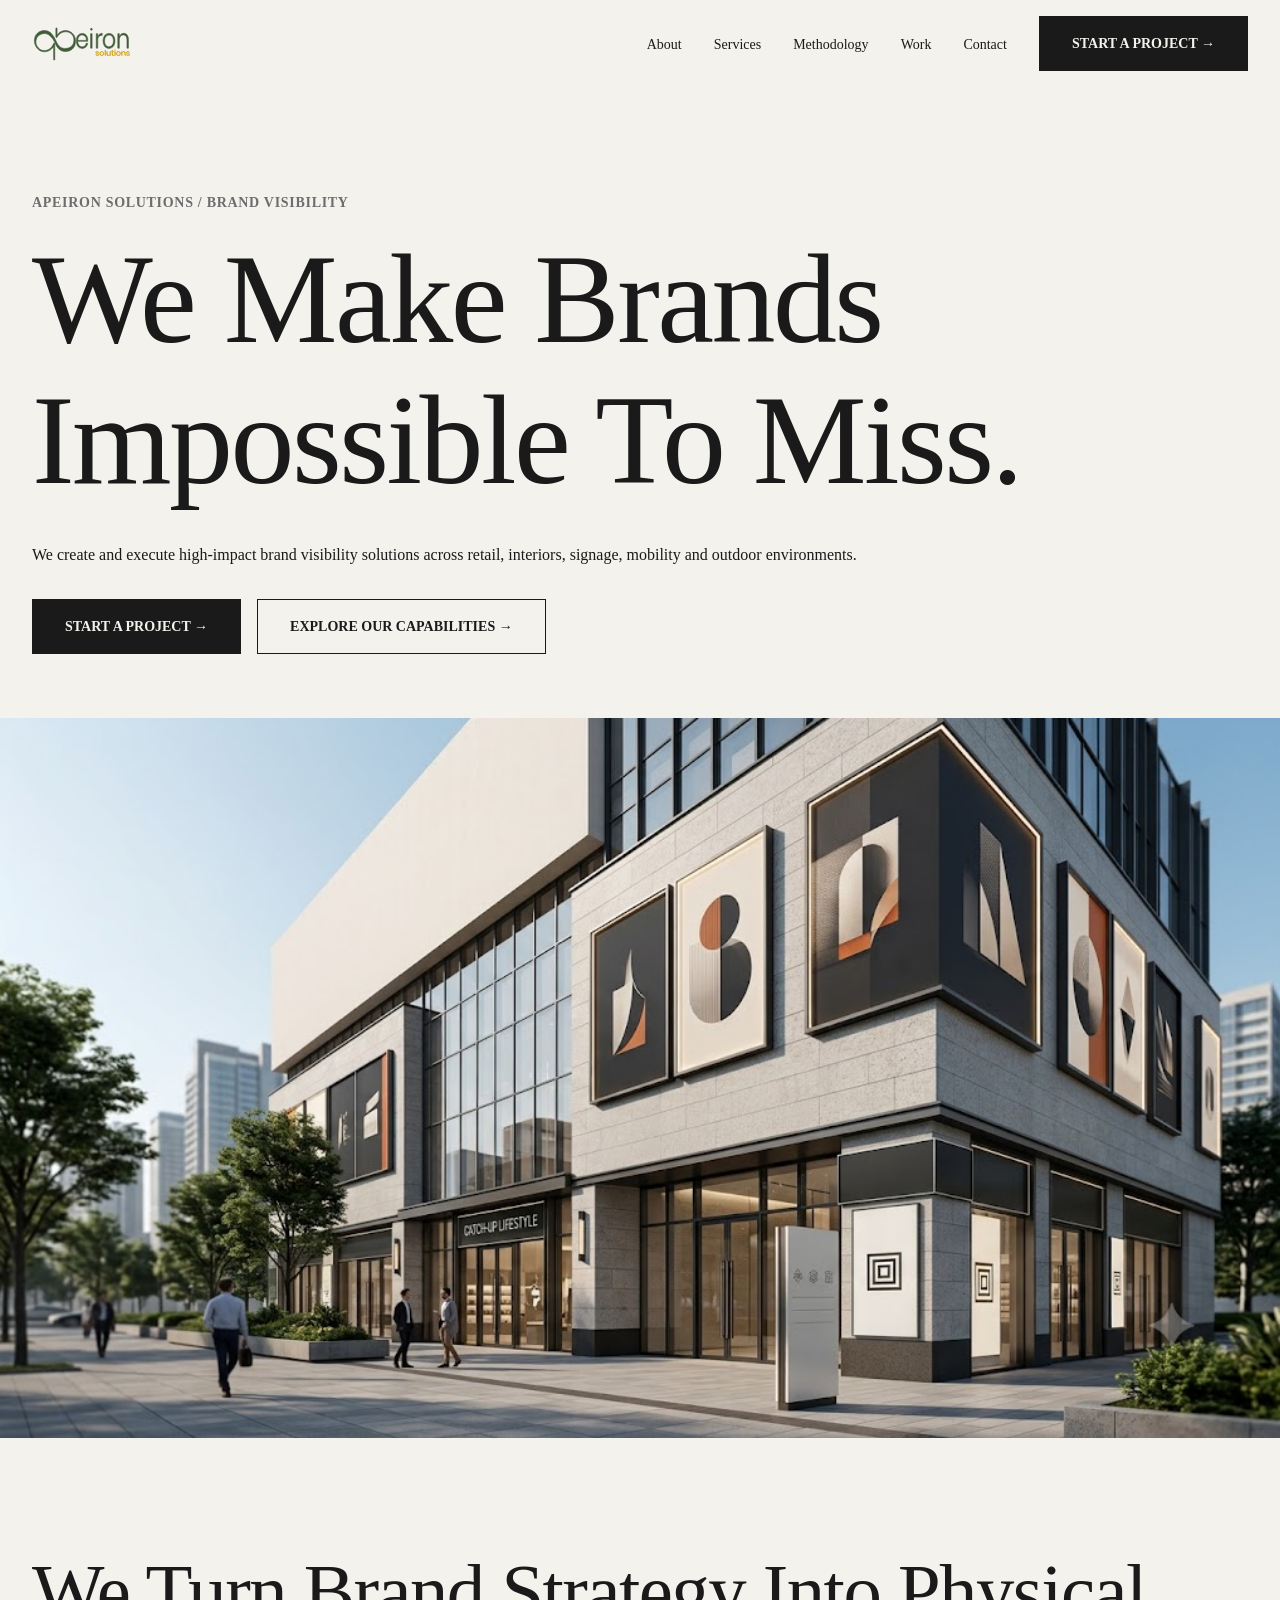
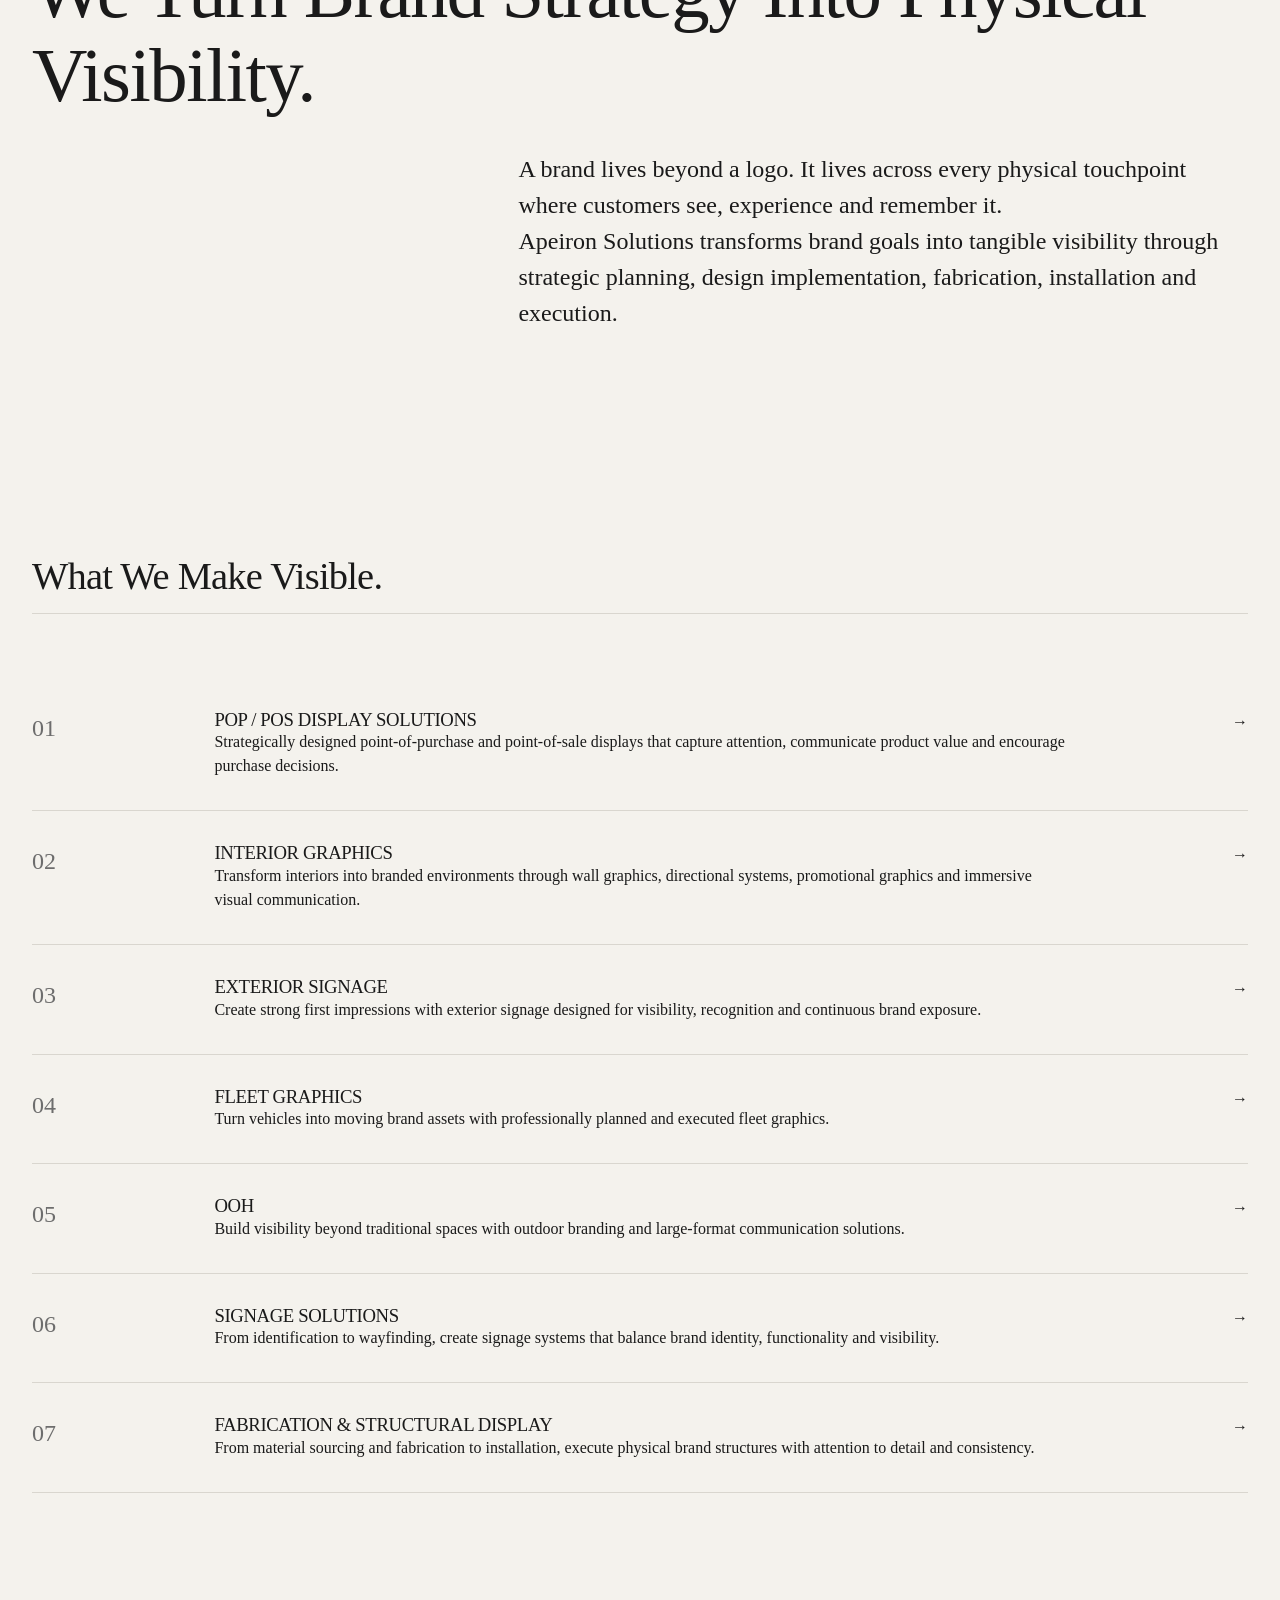
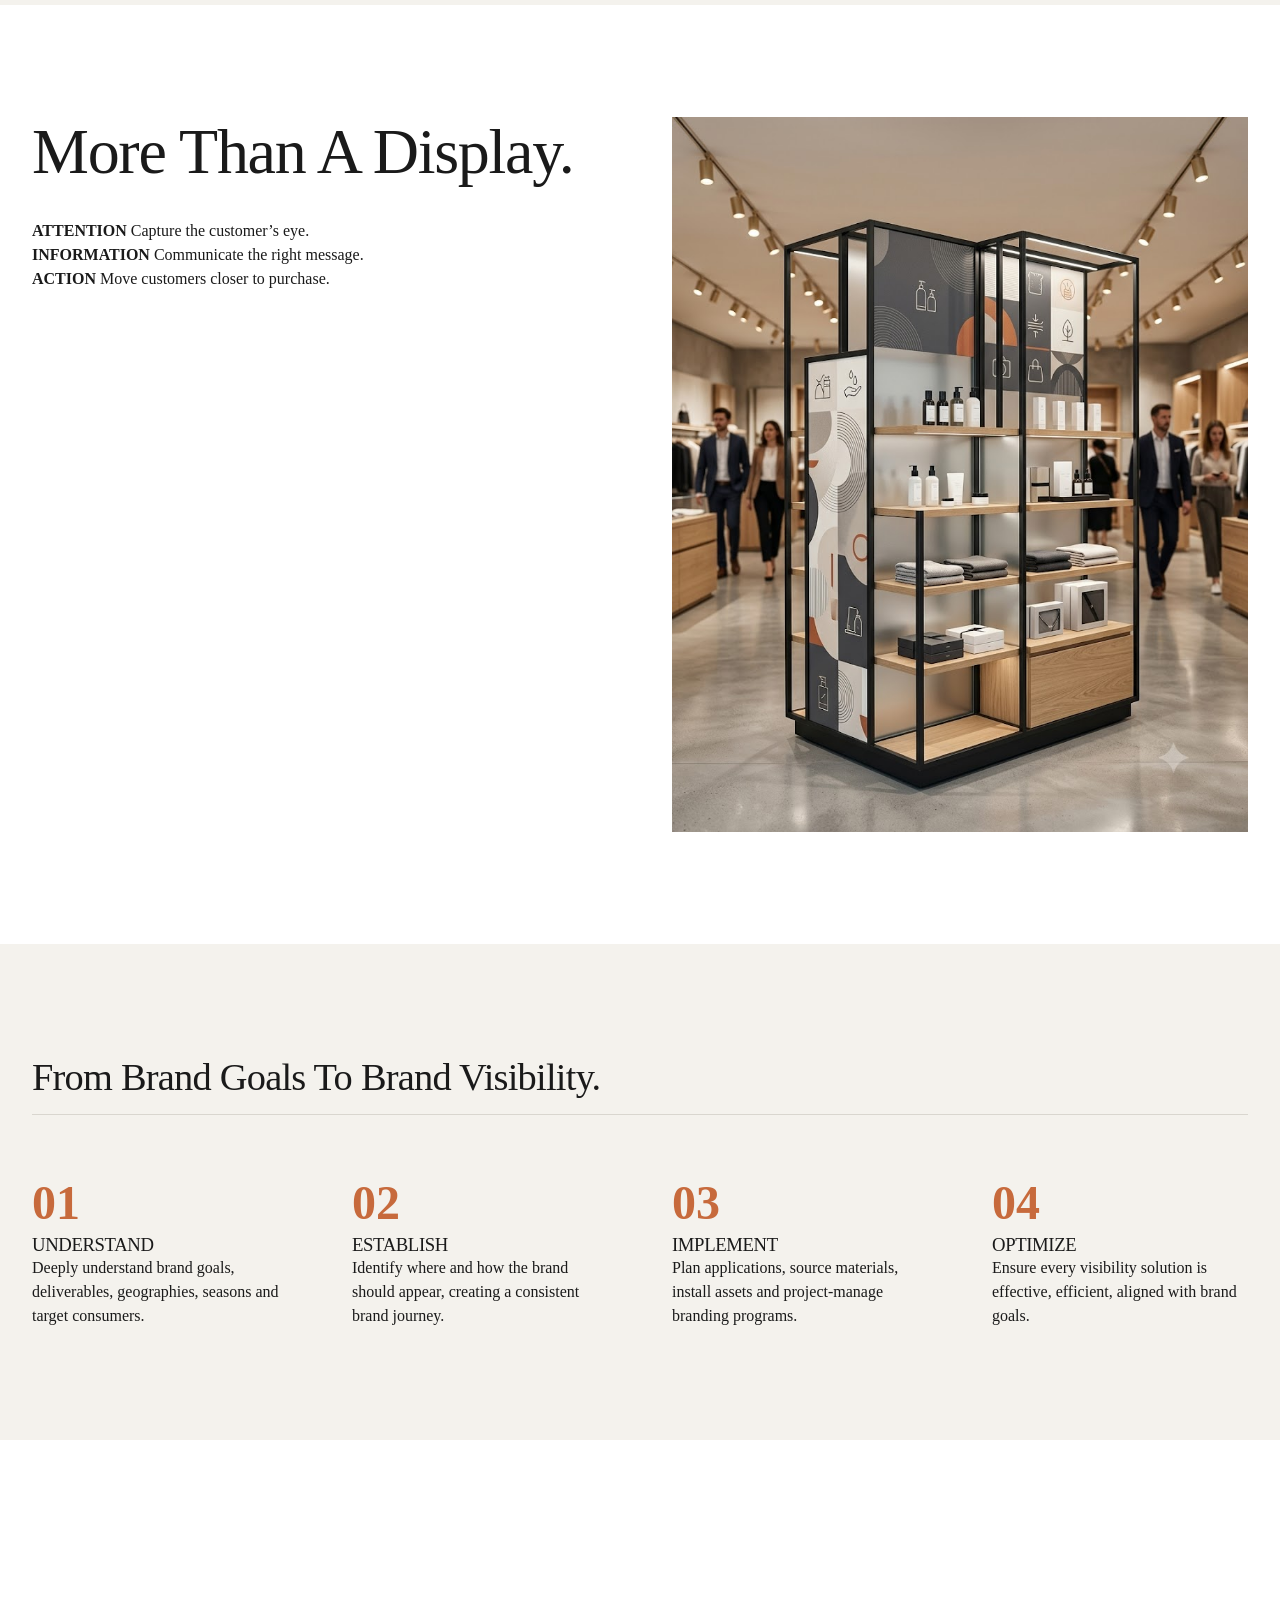
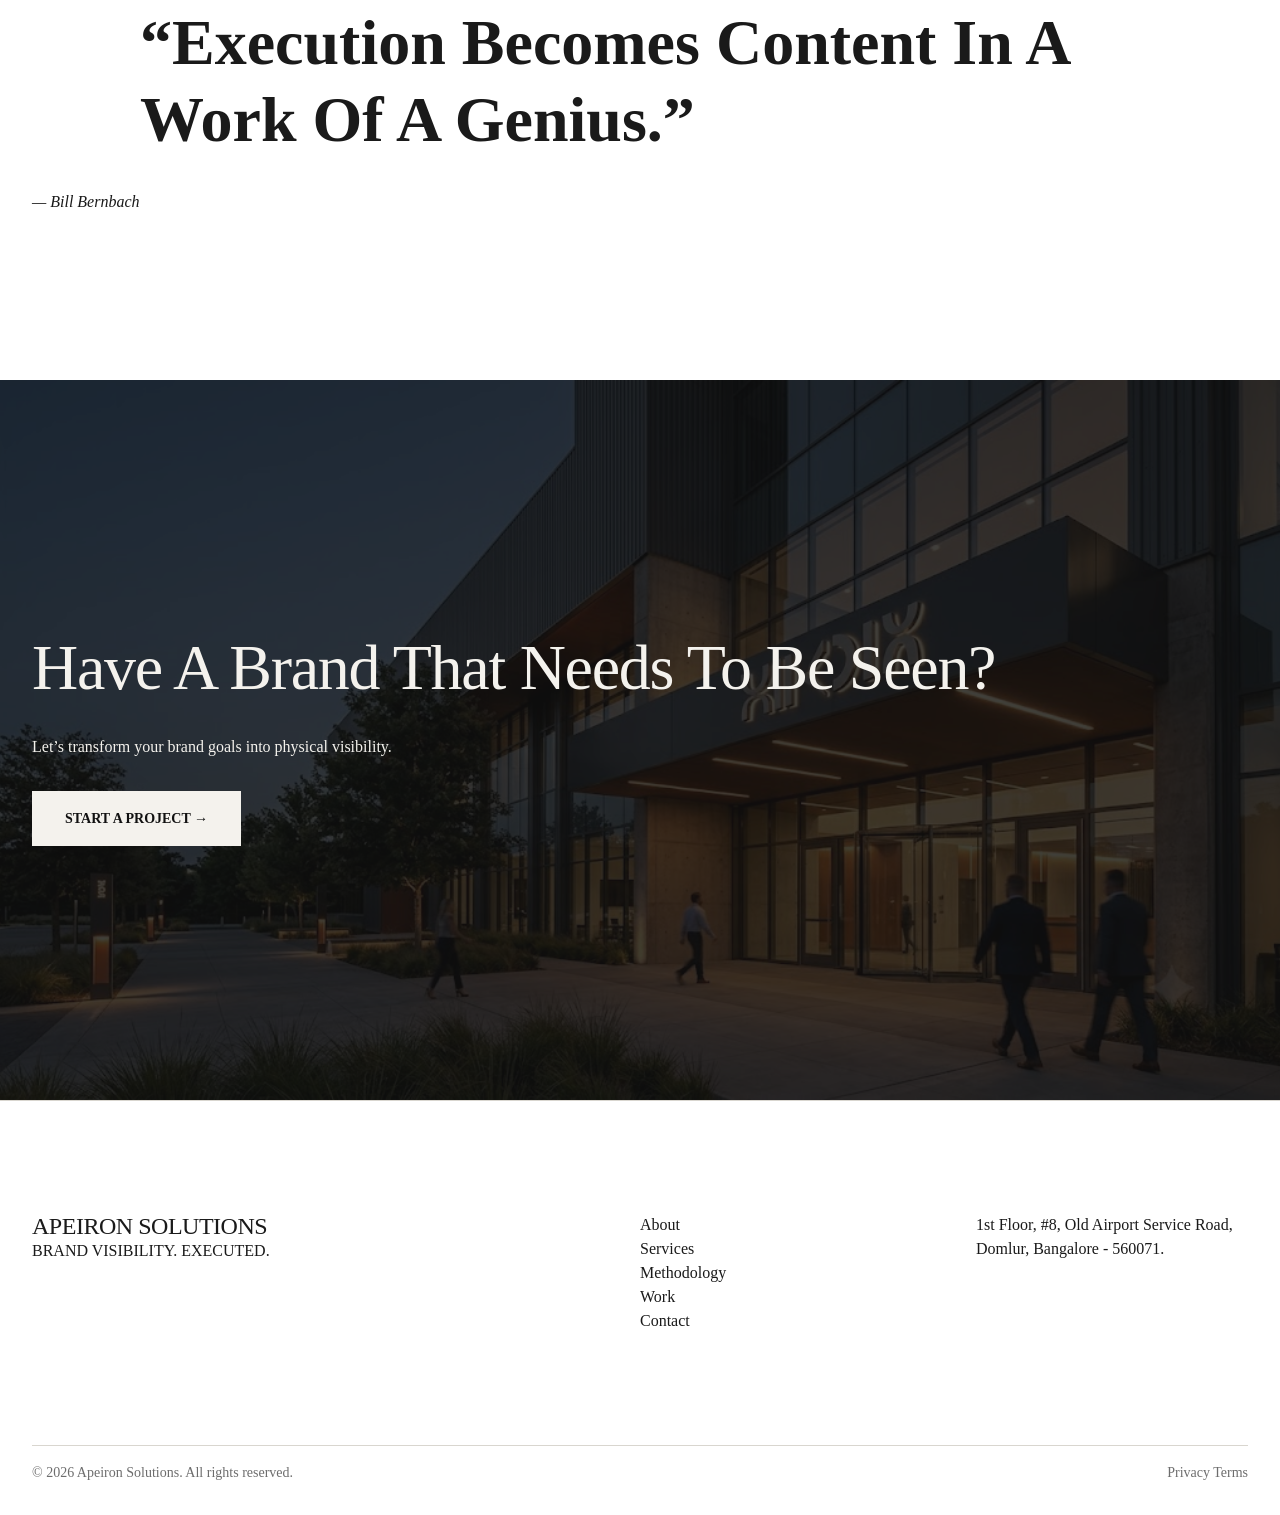
<file: index.html>
<!DOCTYPE html>
<html lang="en">

<head>
    <meta charset="UTF-8">
    <meta name="viewport" content="width=device-width, initial-scale=1.0">
    <title>Apeiron Solutions | Brand Visibility & Signage Solutions</title>
    <meta name="description"
        content="We create and execute high-impact brand visibility solutions across retail, interiors, signage, mobility and outdoor environments.">
    <link rel="stylesheet" href="css/style.css">
    <link rel="stylesheet" href="css/responsive.css">
    <link rel="preconnect" href="https://fonts.googleapis.com">
    <link rel="preconnect" href="https://fonts.gstatic.com" crossorigin>
    <link
        href="https://fonts.googleapis.com/css2?family=DM+Sans:ital,opsz,wght@0,9..40,100..1000;1,9..40,100..1000&family=Tangerine:wght@400;700&display=swap"
        rel="stylesheet">
</head>

<body>
    <header class="site-header" id="header">
        <div class="container header-inner">
            <a href="index.html" class="logo">
                <!-- <span class="logo-text">APEIRON</span><br>
                <span class="logo-sub">SOLUTIONS</span> -->
                <img src="./assets/Apeiron Logo/svg.svg" alt="Apeiron Solutions Logo" width="200" height="50">
            </a>
            <button class="menu-toggle" aria-expanded="false" aria-controls="site-menu" aria-label="Toggle navigation">
                <span class="hamburger"></span>
            </button>
            <nav id="site-menu" class="site-nav">
                <ul class="nav-links">
                    <li><a href="about.html">About</a></li>
                    <li><a href="services.html">Services</a></li>
                    <li><a href="methodology.html">Methodology</a></li>
                    <li><a href="work.html">Work</a></li>
                    <li><a href="contact.html">Contact</a></li>
                </ul>
                <a href="contact.html" class="btn btn-primary">Start a Project &rarr;</a>
            </nav>
        </div>
    </header>

    <main>
        <!-- Hero Section -->
        <section class="hero">
            <div class="container">
                <div class="hero-content fade-up">
                    <span class="eyebrow">APEIRON SOLUTIONS / BRAND VISIBILITY</span>
                    <h1 class="hero-title">We make brands impossible to miss.</h1>
                    <p class="hero-text">We create and execute high-impact brand visibility solutions across retail,
                        interiors, signage, mobility and outdoor environments.</p>
                    <div class="hero-actions">
                        <a href="contact.html" class="btn btn-primary">Start a Project &rarr;</a>
                        <a href="services.html" class="btn btn-secondary">Explore Our Capabilities &rarr;</a>
                    </div>
                </div>
            </div>
            <figure class="hero-visual reveal-image">
                <img src="./assets/images/home.jpeg" alt="Apeiron Solutions Brand Visibility" loading="lazy">
            </figure>
        </section>

        <!-- Brand Statement -->
        <section class="brand-statement split-section">
            <div class="container">
                <h2 class="huge-text fade-up">We turn brand strategy into physical visibility.</h2>
                <div class="statement-copy fade-up">
                    <p>A brand lives beyond a logo. It lives across every physical touchpoint where customers see,
                        experience and remember it.</p>
                    <p>Apeiron Solutions transforms brand goals into tangible visibility through strategic planning,
                        design implementation, fabrication, installation and execution.</p>
                </div>
            </div>
        </section>

        <!-- Services List -->
        <section class="services-overview section-padding">
            <div class="container">
                <h2 class="section-heading fade-up">What we make visible.</h2>
                <div class="service-list">
                    <article class="service-item fade-up">
                        <span class="service-number">01</span>
                        <div class="service-content">
                            <h3>POP / POS DISPLAY SOLUTIONS</h3>
                            <p>Strategically designed point-of-purchase and point-of-sale displays that capture
                                attention, communicate product value and encourage purchase decisions.</p>
                        </div>
                        <span class="service-arrow">&rarr;</span>
                    </article>
                    <article class="service-item fade-up">
                        <span class="service-number">02</span>
                        <div class="service-content">
                            <h3>INTERIOR GRAPHICS</h3>
                            <p>Transform interiors into branded environments through wall graphics, directional systems,
                                promotional graphics and immersive visual communication.</p>
                        </div>
                        <span class="service-arrow">&rarr;</span>
                    </article>
                    <article class="service-item fade-up">
                        <span class="service-number">03</span>
                        <div class="service-content">
                            <h3>EXTERIOR SIGNAGE</h3>
                            <p>Create strong first impressions with exterior signage designed for visibility,
                                recognition and continuous brand exposure.</p>
                        </div>
                        <span class="service-arrow">&rarr;</span>
                    </article>
                    <article class="service-item fade-up">
                        <span class="service-number">04</span>
                        <div class="service-content">
                            <h3>FLEET GRAPHICS</h3>
                            <p>Turn vehicles into moving brand assets with professionally planned and executed fleet
                                graphics.</p>
                        </div>
                        <span class="service-arrow">&rarr;</span>
                    </article>
                    <article class="service-item fade-up">
                        <span class="service-number">05</span>
                        <div class="service-content">
                            <h3>OOH</h3>
                            <p>Build visibility beyond traditional spaces with outdoor branding and large-format
                                communication solutions.</p>
                        </div>
                        <span class="service-arrow">&rarr;</span>
                    </article>
                    <article class="service-item fade-up">
                        <span class="service-number">06</span>
                        <div class="service-content">
                            <h3>SIGNAGE SOLUTIONS</h3>
                            <p>From identification to wayfinding, create signage systems that balance brand identity,
                                functionality and visibility.</p>
                        </div>
                        <span class="service-arrow">&rarr;</span>
                    </article>
                    <article class="service-item fade-up">
                        <span class="service-number">07</span>
                        <div class="service-content">
                            <h3>FABRICATION & STRUCTURAL DISPLAY</h3>
                            <p>From material sourcing and fabrication to installation, execute physical brand structures
                                with attention to detail and consistency.</p>
                        </div>
                        <span class="service-arrow">&rarr;</span>
                    </article>
                </div>
            </div>
        </section>

        <!-- Deep Dive Sections -->
        <section class="deep-dive section-padding bg-surface">
            <div class="container grid-layout align-center">
                <div class="deep-dive-text fade-up">
                    <h2 class="large-heading">More than a display.</h2>
                    <ul class="concept-list">
                        <li><strong>ATTENTION</strong> Capture the customer’s eye.</li>
                        <li><strong>INFORMATION</strong> Communicate the right message.</li>
                        <li><strong>ACTION</strong> Move customers closer to purchase.</li>
                    </ul>
                </div>
                <figure class="deep-dive-image reveal-image">
                    <img src="./assets/images/pop-pos-display.jpeg" alt="Premium point of sale display" loading="lazy">
                </figure>
            </div>
        </section>

        <section class="methodology-preview section-padding">
            <div class="container">
                <h2 class="section-heading fade-up">From brand goals to brand visibility.</h2>
                <div class="methodology-steps">
                    <div class="step fade-up">
                        <span class="step-num">01</span>
                        <h3>UNDERSTAND</h3>
                        <p>Deeply understand brand goals, deliverables, geographies, seasons and target consumers.</p>
                    </div>
                    <div class="step fade-up">
                        <span class="step-num">02</span>
                        <h3>ESTABLISH</h3>
                        <p>Identify where and how the brand should appear, creating a consistent brand journey.</p>
                    </div>
                    <div class="step fade-up">
                        <span class="step-num">03</span>
                        <h3>IMPLEMENT</h3>
                        <p>Plan applications, source materials, install assets and project-manage branding programs.</p>
                    </div>
                    <div class="step fade-up">
                        <span class="step-num">04</span>
                        <h3>OPTIMIZE</h3>
                        <p>Ensure every visibility solution is effective, efficient, aligned with brand goals.</p>
                    </div>
                </div>
            </div>
        </section>

        <section class="quote-section">
            <div class="container text-center fade-up">
                <blockquote class="huge-quote">
                    “Execution becomes content in a work of a genius.”
                </blockquote>
                <cite>— Bill Bernbach</cite>
            </div>
        </section>

        <section class="final-cta section-padding bg-dark text-light">
            <div class="container text-center fade-up">
                <h2 class="large-heading">Have a brand that needs to be seen?</h2>
                <p>Let’s transform your brand goals into physical visibility.</p>
                <a href="contact.html" class="btn btn-primary inverse mt-md">Start a Project &rarr;</a>
            </div>
            <figure class="cta-bg">
                <img src="./assets/images/Contact-CTA2.jpeg" alt="Abstract architectural branding" loading="lazy">
            </figure>
        </section>
    </main>

    <footer class="site-footer">
        <div class="container">
            <div class="footer-grid">
                <div class="footer-brand">
                    <h2>APEIRON SOLUTIONS</h2>
                    <p>BRAND VISIBILITY. EXECUTED.</p>
                </div>
                <div class="footer-nav">
                    <ul>
                        <li><a href="about.html">About</a></li>
                        <li><a href="services.html">Services</a></li>
                        <li><a href="methodology.html">Methodology</a></li>
                        <li><a href="work.html">Work</a></li>
                        <li><a href="contact.html">Contact</a></li>
                    </ul>
                </div>
                <div class="footer-contact">
                    <p>1st Floor, #8, Old Airport Service Road,<br>Domlur, Bangalore - 560071.</p>
                </div>
            </div>
            <div class="footer-bottom">
                <p>&copy; 2026 Apeiron Solutions. All rights reserved.</p>
                <div class="legal-links">
                    <a href="privacy.html">Privacy</a>
                    <a href="terms.html">Terms</a>
                </div>
            </div>
        </div>
    </footer>
    <script src="js/navigation.js"></script>
    <script src="js/animations.js"></script>
    <script src="js/main.js"></script>
</body>

</html>
</file>
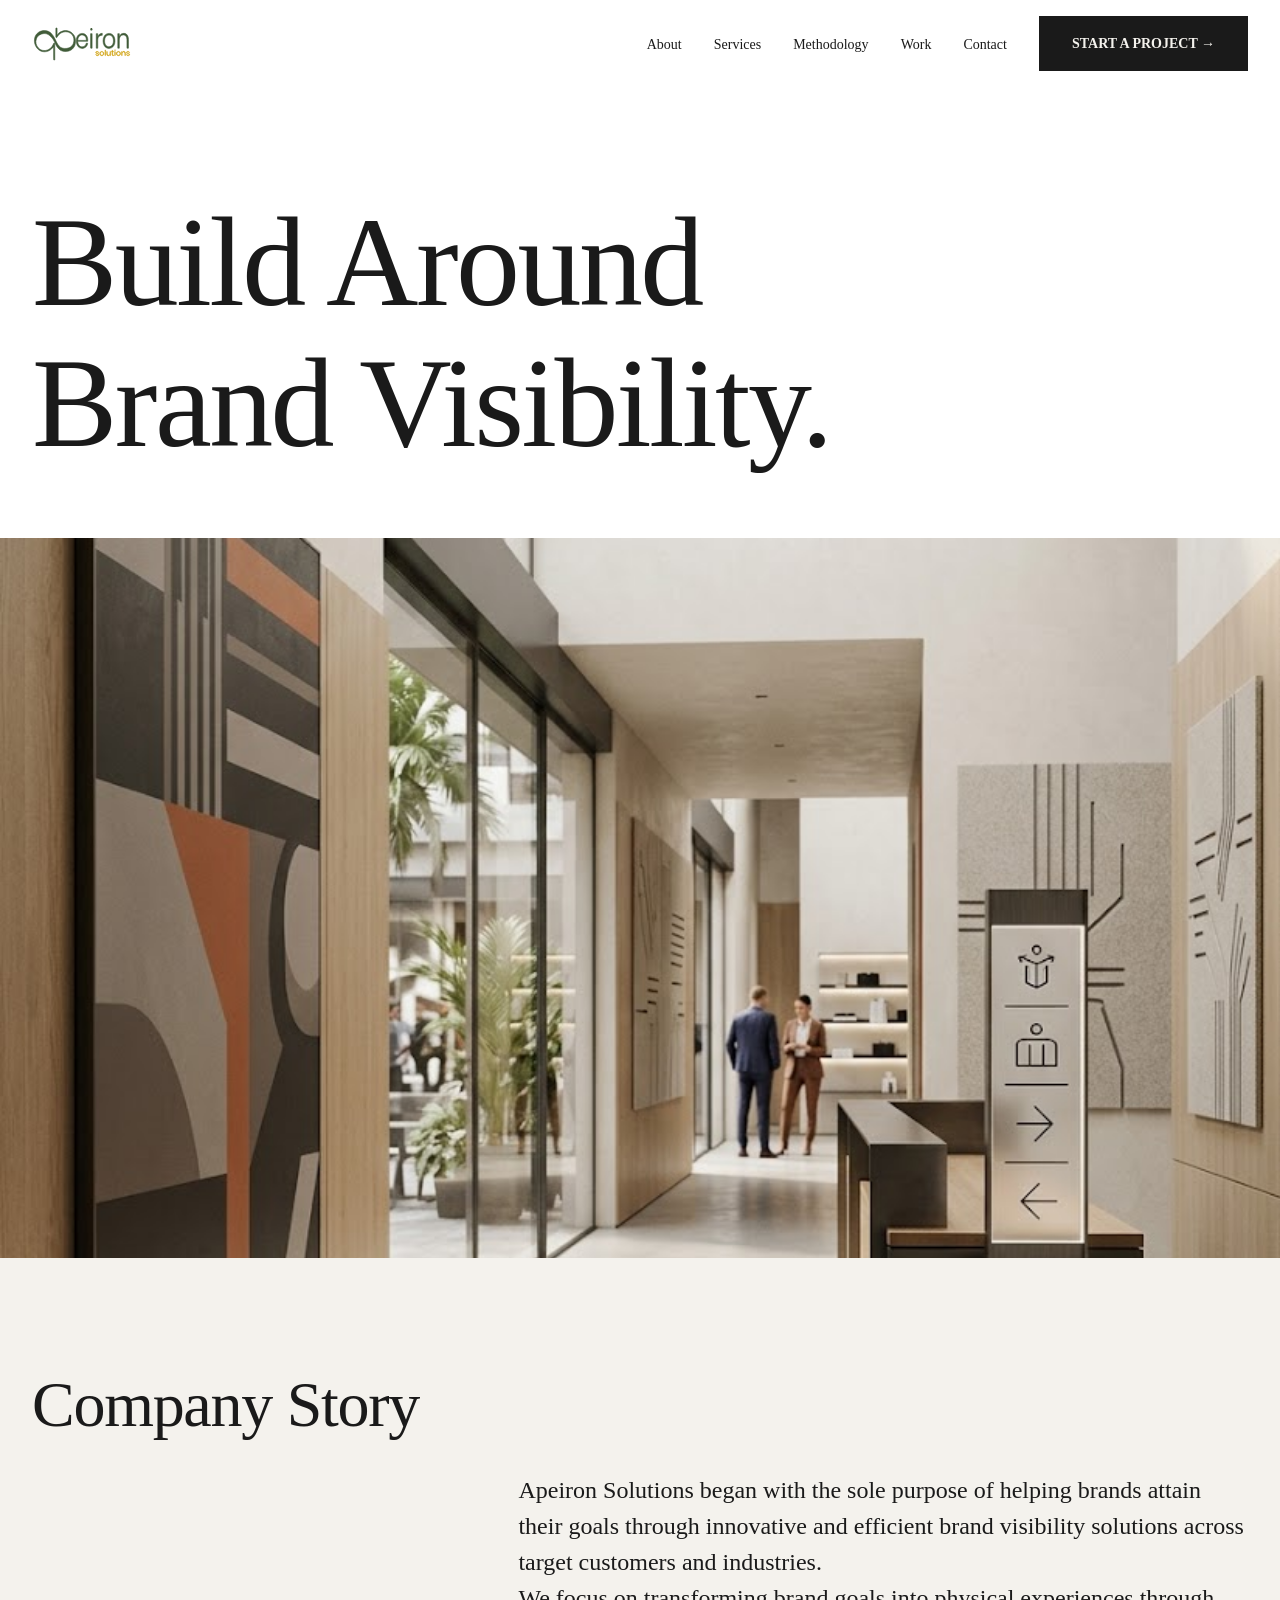
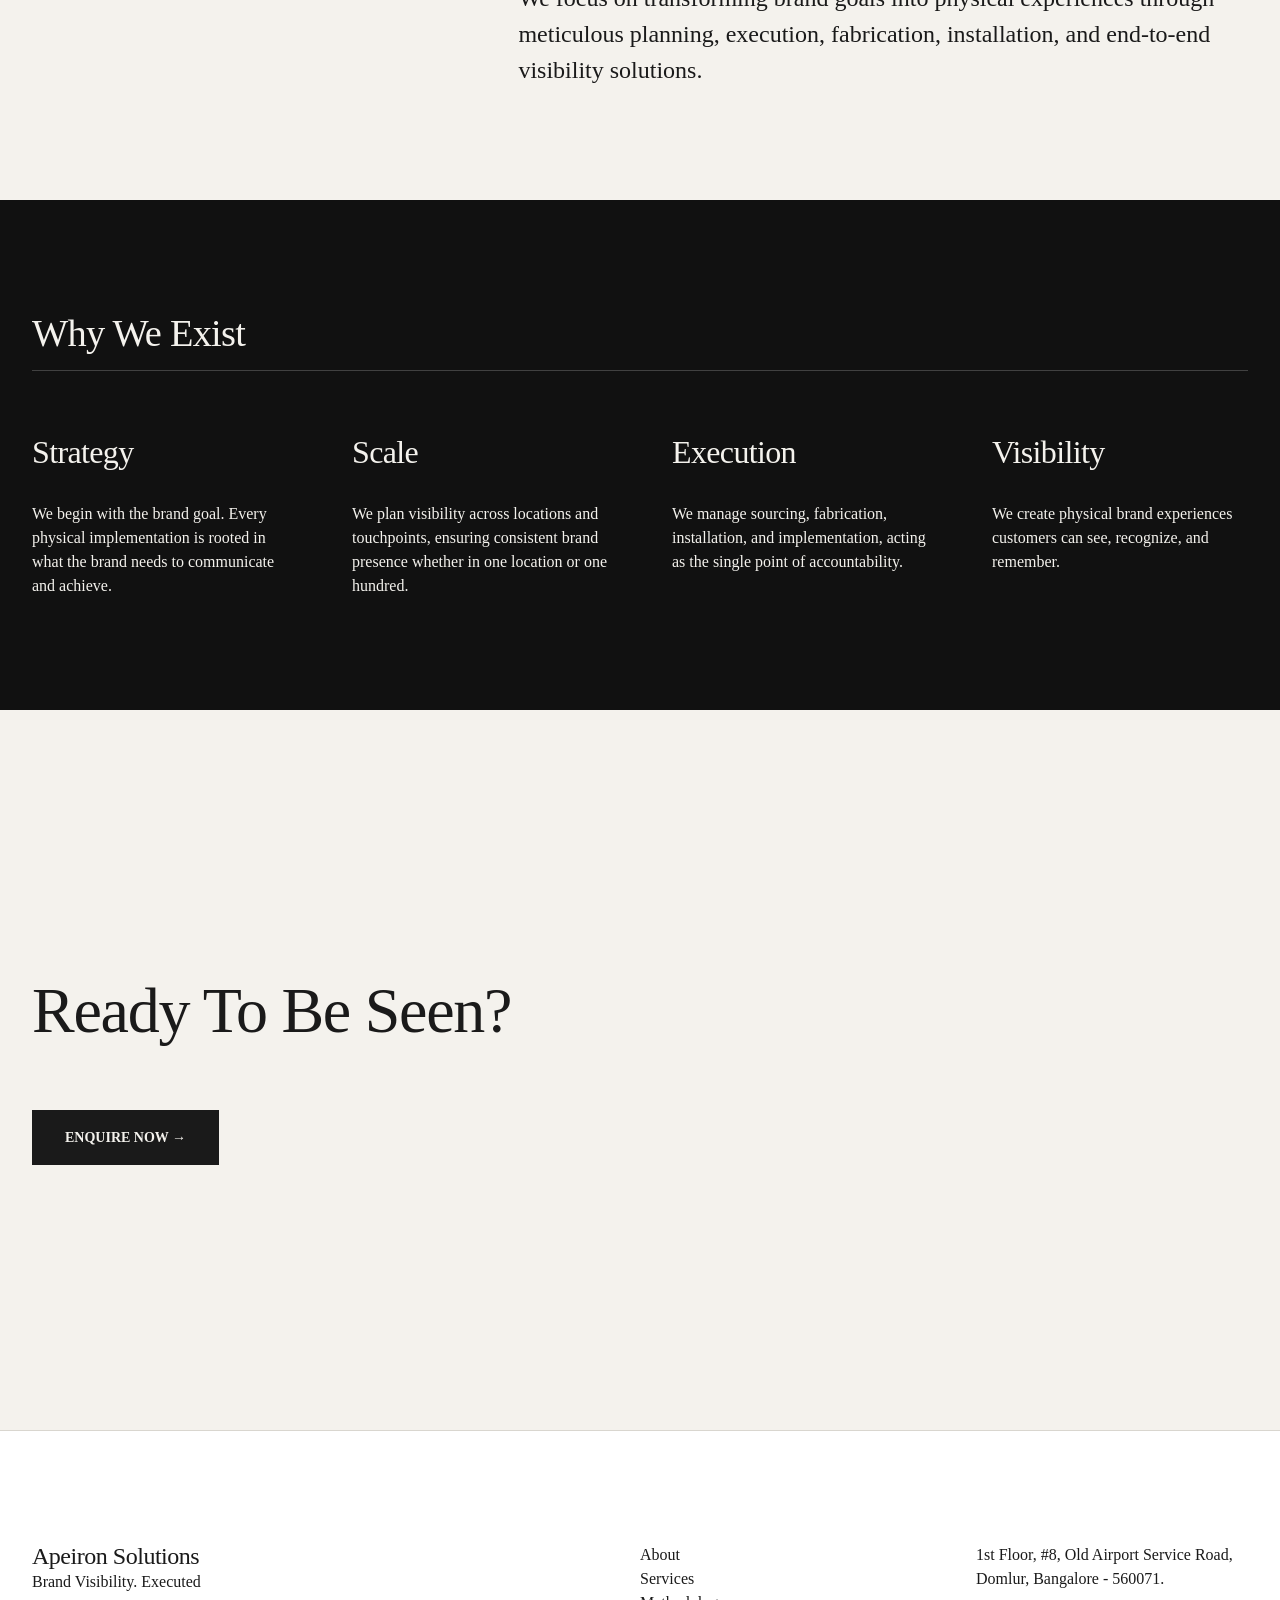
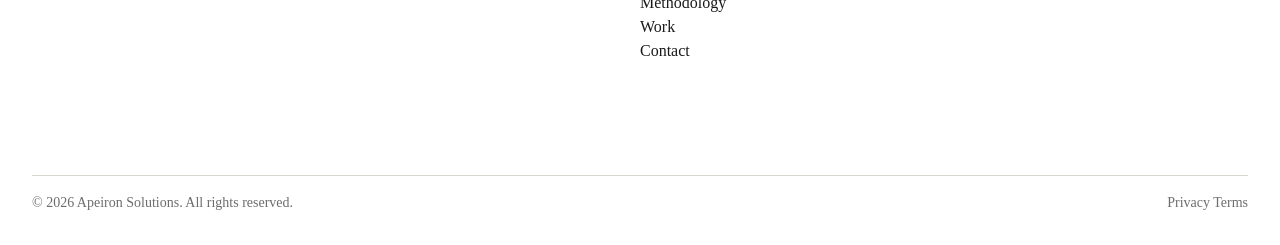
<file: about.html>
<!DOCTYPE html>
<html lang="en">

<head>
  <meta charset="UTF-8">
  <meta name="viewport" content="width=device-width, initial-scale=1.0">
  <title>About Apeiron Solutions | Brand Visibility</title>
  <meta name="description"
    content="Apeiron Solutions is built around transforming brand strategy into physical visibility through planning, execution, and fabrication.">
  <link rel="stylesheet" href="css/style.css">
  <link rel="stylesheet" href="css/responsive.css">
</head>

<body>
  <!-- Header -->
  <header class="site-header" id="header">
    <div class="container header-inner">
      <a href="index.html" class="logo">
                <!-- <span class="logo-text">APEIRON</span><br>
                <span class="logo-sub">SOLUTIONS</span> -->
                <img src="./assets/Apeiron Logo/svg.svg" alt="Apeiron Solutions Logo" width="200" height="50">
            </a>
      <button class="menu-toggle" aria-expanded="false" aria-controls="site-menu" aria-label="Toggle navigation">
        <span class="hamburger"></span>
      </button>
      <nav id="site-menu" class="site-nav">
        <ul class="nav-links">
          <li><a href="about.html">About</a></li>
          <li><a href="services.html">Services</a></li>
          <li><a href="methodology.html">Methodology</a></li>
          <li><a href="work.html">Work</a></li>
          <li><a href="contact.html">Contact</a></li>
        </ul>
        <a href="contact.html" class="btn btn-primary">Start a Project &rarr;</a>
      </nav>
    </div>
  </header>

  <main>
    <section class="hero bg-surface">
      <div class="container">
        <div class="hero-content fade-up">
          <h1 class="hero-title">Build around<br>brand visibility.</h1>
        </div>
      </div>
      <figure class="hero-visual reveal-image">
        <img src="./assets/images/about1.jpeg" alt="Apeiron Solutions team and brand visibility process"
          width="1920" height="1080">
      </figure>
    </section>

    <section class="section-padding split-section">
      <div class="container">
        <h2 class="large-heading fade-up">Company story</h2>
        <div class="statement-copy fade-up">
          <p>Apeiron Solutions began with the sole purpose of helping brands attain their goals through innovative and
            efficient brand visibility solutions across target customers and industries.</p>
          <p>We focus on transforming brand goals into physical experiences through meticulous planning, execution,
            fabrication, installation, and end-to-end visibility solutions.</p>
        </div>
      </div>
    </section>

    <section class="section-padding bg-dark text-light">
      <div class="container">
        <h2 class="section-heading fade-up" style="border-color: rgba(255,255,255,0.2);">Why we exist</h2>
        <div class="grid-layout" style="grid-template-columns: repeat(auto-fit, minmax(250px, 1fr));">
          <div class="fade-up">
            <h3 class="large-heading" style="font-size: 2rem;">Strategy</h3>
            <p>We begin with the brand goal. Every physical implementation is rooted in what the brand needs to
              communicate and achieve.</p>
          </div>
          <div class="fade-up">
            <h3 class="large-heading" style="font-size: 2rem;">Scale</h3>
            <p>We plan visibility across locations and touchpoints, ensuring consistent brand presence whether in one
              location or one hundred.</p>
          </div>
          <div class="fade-up">
            <h3 class="large-heading" style="font-size: 2rem;">Execution</h3>
            <p>We manage sourcing, fabrication, installation, and implementation, acting as the single point of
              accountability.</p>
          </div>
          <div class="fade-up">
            <h3 class="large-heading" style="font-size: 2rem;">Visibility</h3>
            <p>We create physical brand experiences customers can see, recognize, and remember.</p>
          </div>
        </div>
      </div>
    </section>

    <section class="final-cta section-padding text-center">
      <div class="container fade-up">
        <h2 class="large-heading">Ready to be seen?</h2>
        <a href="contact.html" class="btn btn-primary mt-md">Enquire Now &rarr;</a>
      </div>
    </section>
  </main>

  <!-- Footer -->
  <footer class="site-footer">
    <div class="container">
      <div class="footer-grid">
        <div class="footer-brand">
          <h2>Apeiron  solutions</h2>
          <p>Brand Visibility. Executed</p>
        </div>
        <div class="footer-nav">
          <ul>
            <li><a href="about.html">About</a></li>
            <li><a href="services.html">Services</a></li>
            <li><a href="methodology.html">Methodology</a></li>
            <li><a href="work.html">Work</a></li>
            <li><a href="contact.html">Contact</a></li>
          </ul>
        </div>
        <div class="footer-contact">
          <p>1st Floor, #8, Old Airport Service Road,<br>Domlur, Bangalore - 560071.</p>
        </div>
      </div>
      <div class="footer-bottom">
        <p>&copy; 2026 Apeiron Solutions. All rights reserved.</p>
        <div class="legal-links">
          <a href="privacy.html">Privacy</a>
          <a href="terms.html">Terms</a>
        </div>
      </div>
    </div>
  </footer>
  <script src="js/navigation.js"></script>
  <script src="js/animations.js"></script>
</body>

</html>
</file>
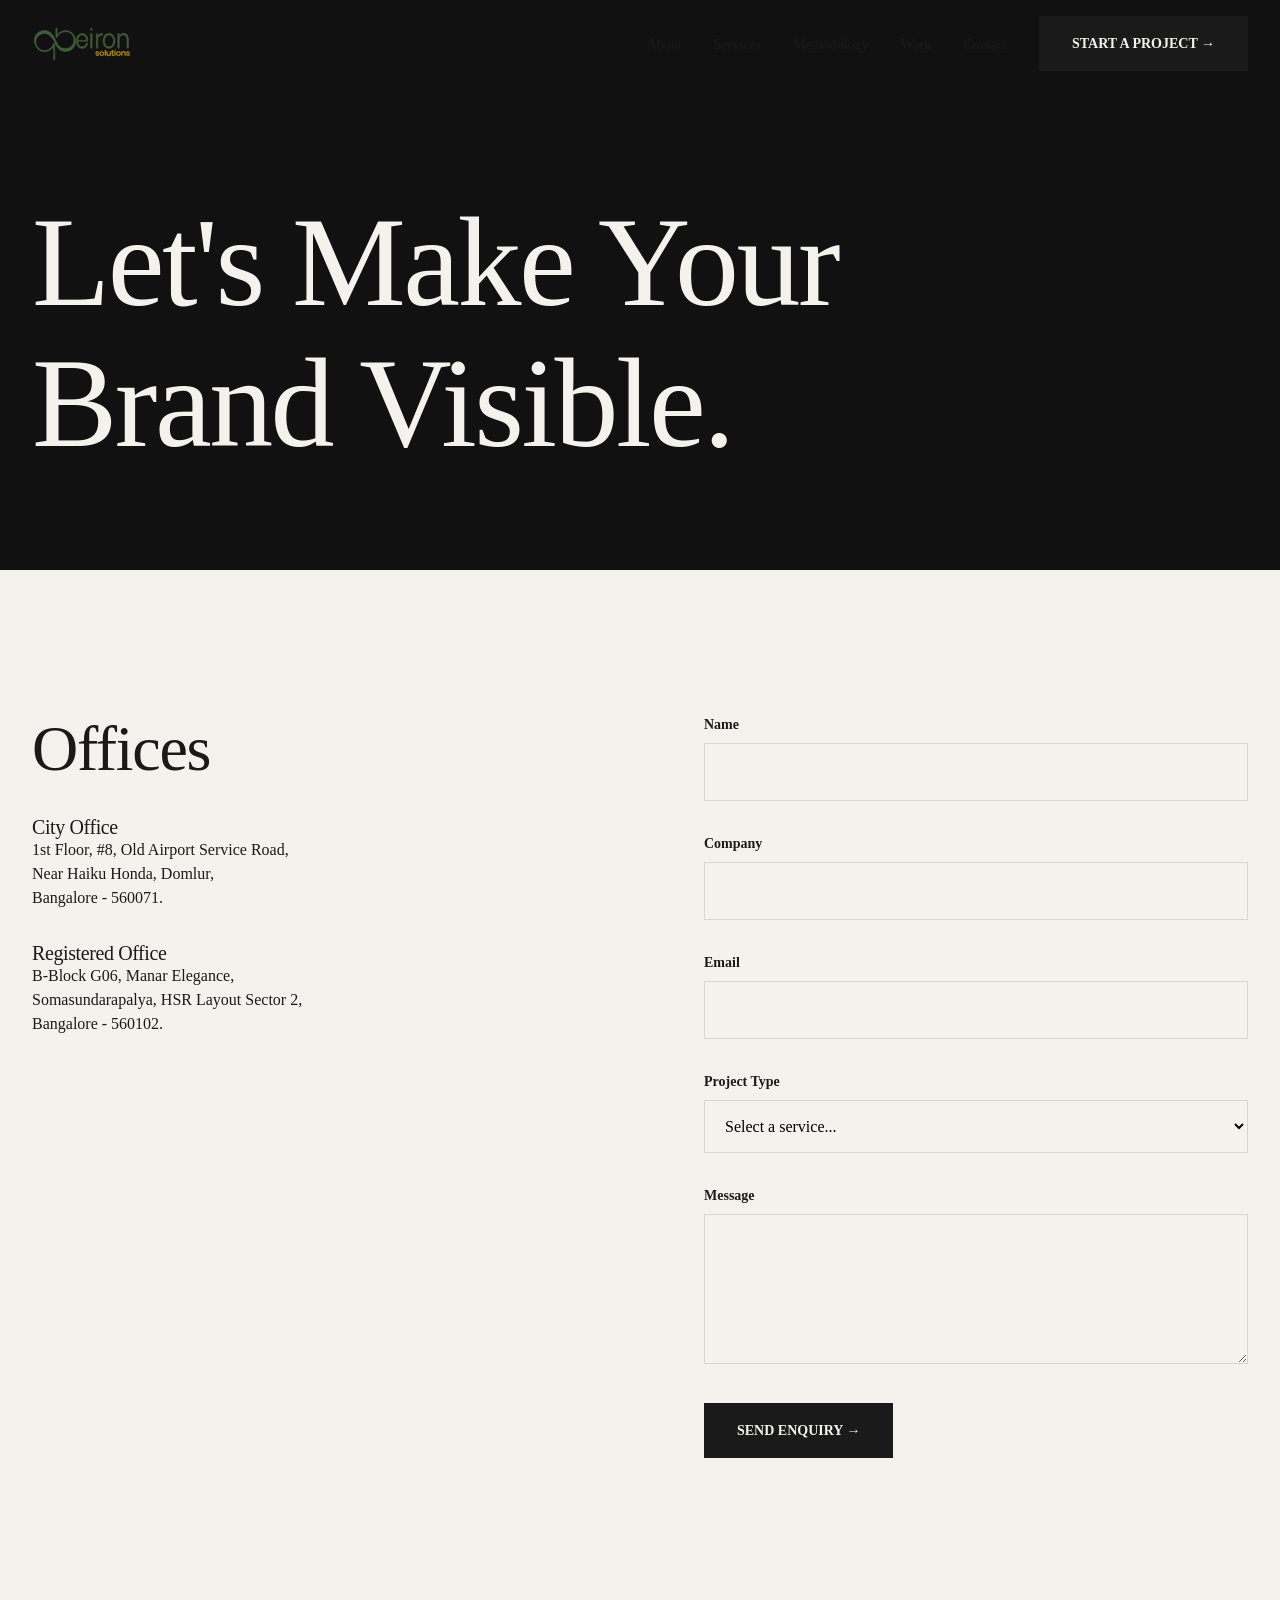
<file: contact.html>
<!DOCTYPE html>
<html lang="en">

<head>
  <meta charset="UTF-8">
  <meta name="viewport" content="width=device-width, initial-scale=1.0">
  <title>Contact Apeiron Solutions | Bengaluru</title>
  <link rel="stylesheet" href="css/style.css">
  <link rel="stylesheet" href="css/responsive.css">
  <style>
    .contact-grid {
      display: grid;
      gap: var(--space-lg);
      padding: var(--space-xl) 0;
    }

    .form-group {
      margin-bottom: var(--space-md);
    }

    .form-group label {
      display: block;
      margin-bottom: var(--space-xs);
      font-size: 0.875rem;
      text-transform: uppercase;
      font-weight: 600;
    }

    .form-group input,
    .form-group select,
    .form-group textarea {
      width: 100%;
      padding: 1rem;
      border: 1px solid var(--border);
      background: transparent;
      font: inherit;
    }

    .form-group textarea {
      min-height: 150px;
      resize: vertical;
    }

    .contact-info h3 {
      margin-top: var(--space-md);
      font-size: 1.25rem;
    }

    @media (min-width: 768px) {
      .contact-grid {
        grid-template-columns: 1fr 1fr;
      }
    }
  </style>
</head>

<body>
  <header class="site-header" id="header">
    <div class="container header-inner">
      <a href="index.html" class="logo">
        <!-- <span class="logo-text">APEIRON</span><br>
                <span class="logo-sub">SOLUTIONS</span> -->
        <img src="./assets/Apeiron Logo/svg.svg" alt="Apeiron Solutions Logo" width="200" height="50">
      </a>
      <button class="menu-toggle" aria-expanded="false" aria-controls="site-menu" aria-label="Toggle navigation">
        <span class="hamburger"></span>
      </button>
      <nav id="site-menu" class="site-nav">
        <ul class="nav-links">
          <li><a href="about.html">About</a></li>
          <li><a href="services.html">Services</a></li>
          <li><a href="methodology.html">Methodology</a></li>
          <li><a href="work.html">Work</a></li>
          <li><a href="contact.html">Contact</a></li>
        </ul>
        <a href="contact.html" class="btn btn-primary">Start a Project &rarr;</a>
      </nav>
    </div>
  </header>

  <main>
    <section class="hero bg-dark text-light" style="padding-bottom: var(--space-lg);">
      <div class="container fade-up">
        <h1 class="hero-title">Let's make your<br>brand visible.</h1>
      </div>
    </section>

    <section class="container contact-grid">
      <div class="contact-info fade-up">
        <h2 class="large-heading">Offices</h2>
        <h3>City office</h3>
        <p>1st Floor, #8, Old Airport Service Road,<br>Near Haiku Honda, Domlur,<br>Bangalore - 560071.</p>

        <h3>Registered Office</h3>
        <p>B-Block G06, Manar Elegance,<br>Somasundarapalya, HSR Layout Sector 2,<br>Bangalore - 560102.</p>
      </div>

      <div class="contact-form fade-up">
        <form id="enquiry-form" novalidate>
          <div class="form-group">
            <label for="name">Name</label>
            <input type="text" id="name" name="name" required>
          </div>
          <div class="form-group">
            <label for="company">Company</label>
            <input type="text" id="company" name="company" required>
          </div>
          <div class="form-group">
            <label for="email">Email</label>
            <input type="email" id="email" name="email" required>
          </div>
          <div class="form-group">
            <label for="type">Project Type</label>
            <select id="type" name="type" required>
              <option value="">Select a service...</option>
              <option value="pop">POP / POS Display</option>
              <option value="interior">Interior Graphics</option>
              <option value="exterior">Exterior Signage</option>
              <option value="fleet">Fleet Graphics</option>
              <option value="ooh">OOH Solutions</option>
            </select>
          </div>
          <div class="form-group">
            <label for="message">Message</label>
            <textarea id="message" name="message" required></textarea>
          </div>
          <button type="submit" class="btn btn-primary">Send Enquiry &rarr;</button>
        </form>
      </div>
    </section>
  </main>

  <!-- (Include Footer exact HTML from index.html) -->
  <script src="js/navigation.js"></script>
  <script src="js/animations.js"></script>
  <script src="js/main.js"></script>
</body>

</html>
</file>
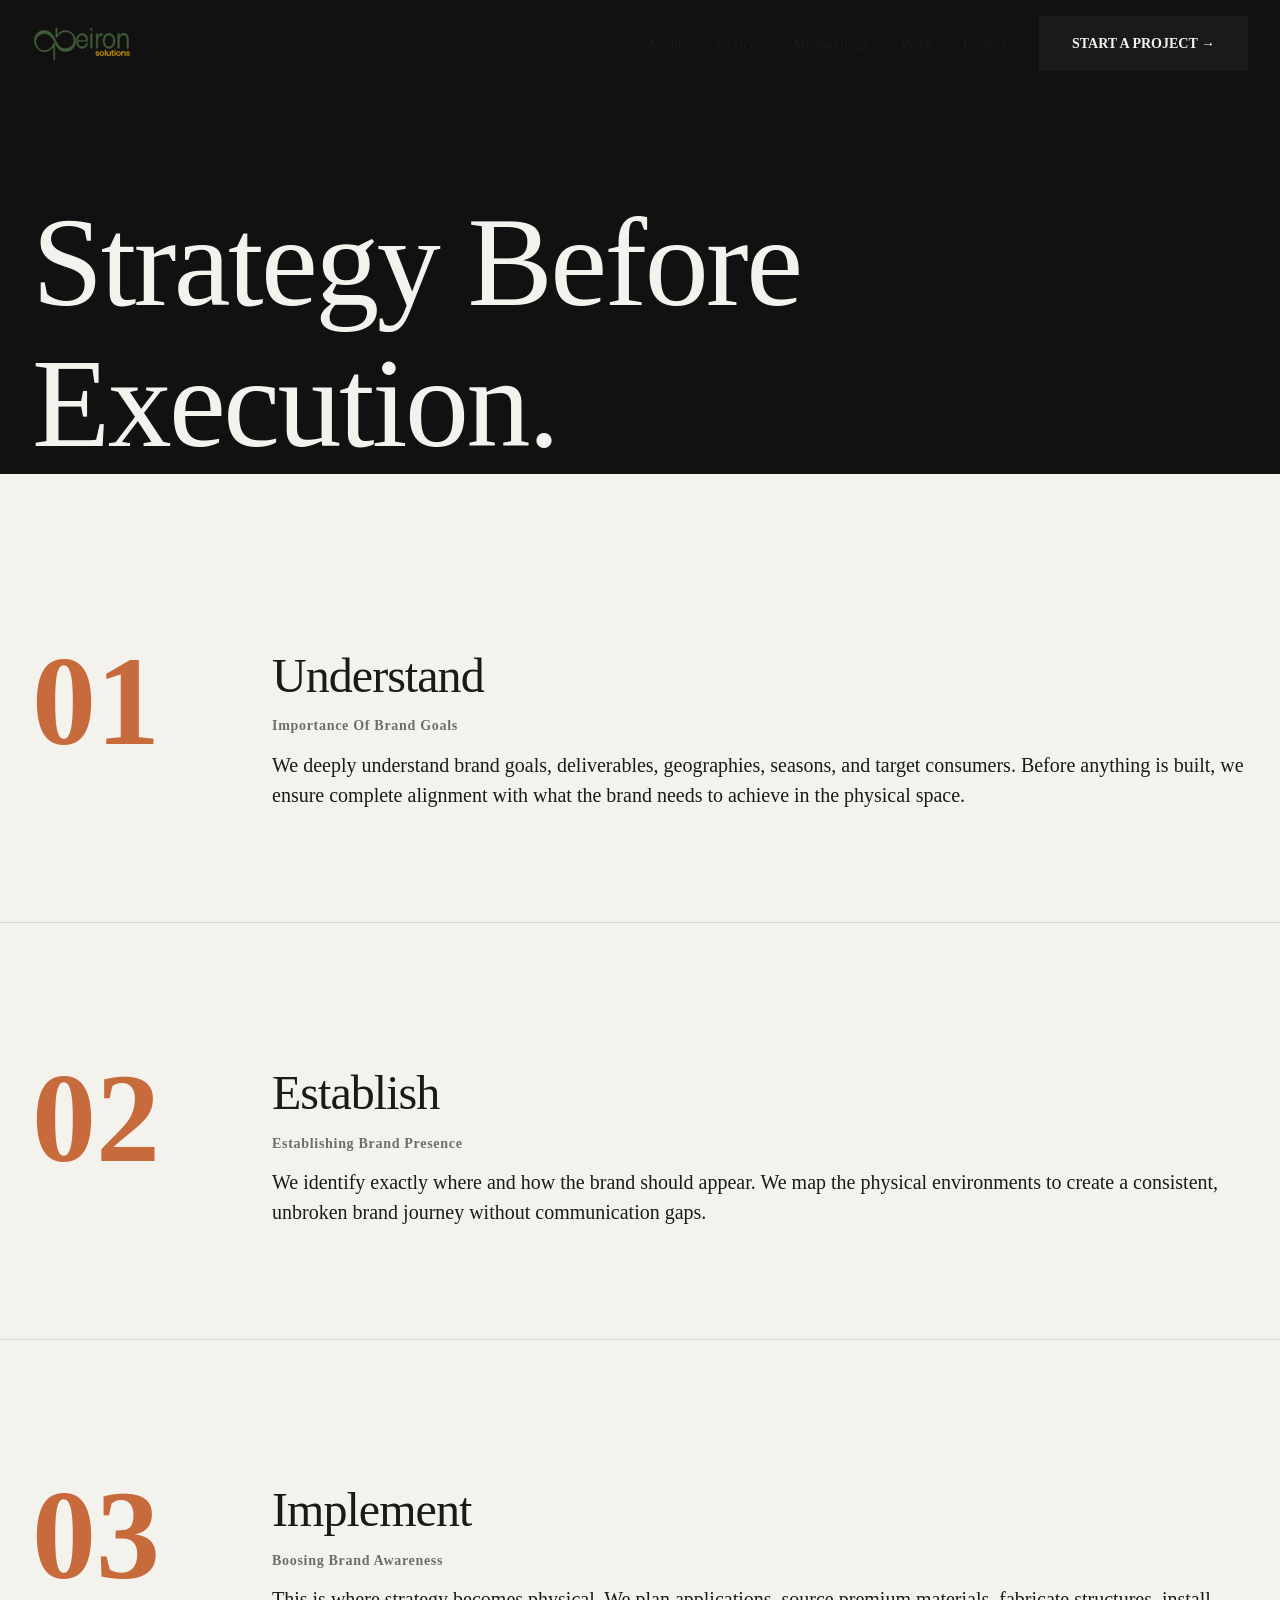
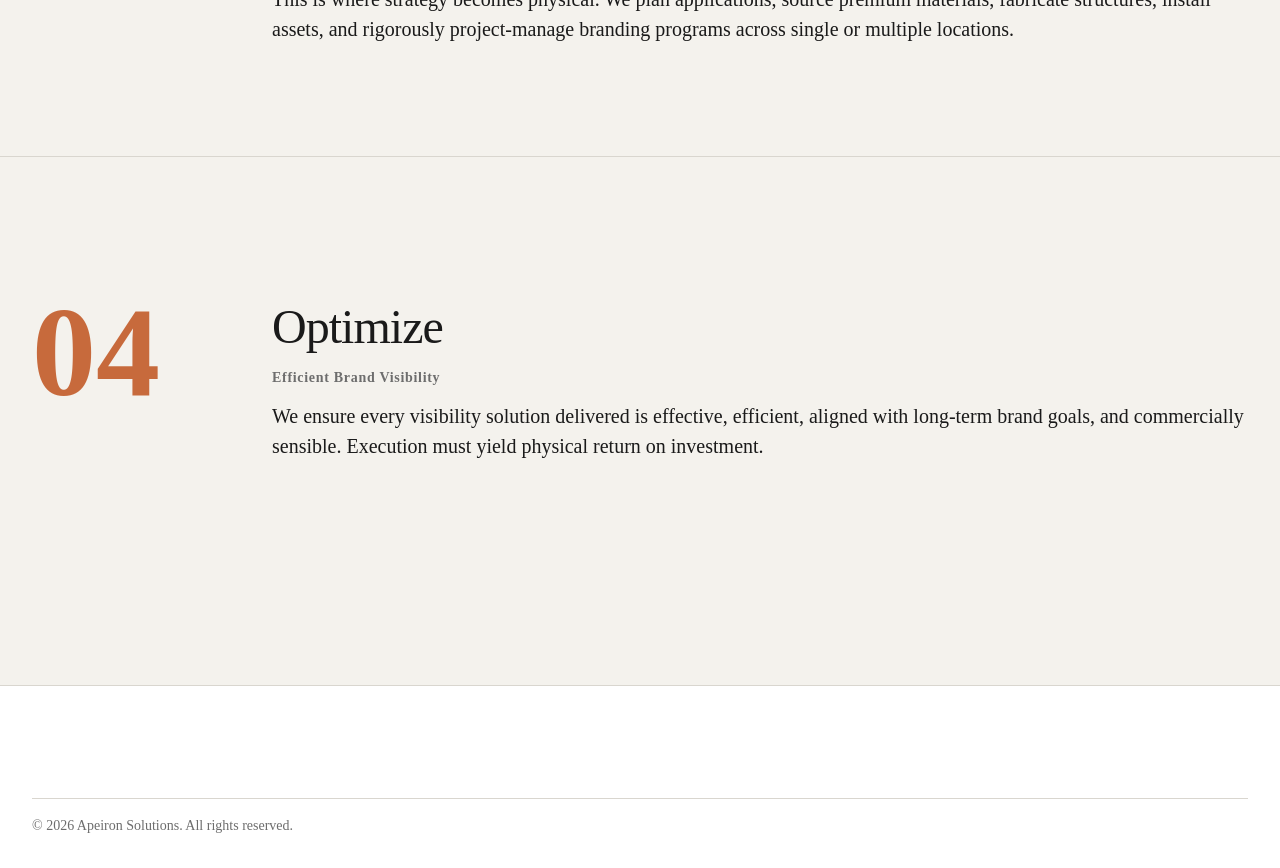
<file: methodology.html>
<!DOCTYPE html>
<html lang="en">

<head>
  <meta charset="UTF-8">
  <meta name="viewport" content="width=device-width, initial-scale=1.0">
  <title>Methodology | Apeiron Solutions</title>
  <link rel="stylesheet" href="css/style.css">
  <link rel="stylesheet" href="css/responsive.css">
  <style>
    .timeline-container {
      position: relative;
      padding: var(--space-xl) 0;
    }

    .timeline-step {
      display: grid;
      gap: var(--space-md);
      padding-bottom: var(--space-xl);
      margin-bottom: var(--space-xl);
      border-bottom: 1px solid var(--border);
    }

    .timeline-step:last-child {
      border-bottom: none;
      padding-bottom: 0;
    }

    .step-indicator {
      font-size: clamp(4rem, 10vw, 8rem);
      font-weight: 700;
      color: var(--accent);
      line-height: 0.8;
    }

    .step-title {
      font-size: clamp(2rem, 4vw, 3rem);
      margin-bottom: var(--space-sm);
    }

    @media (min-width: 768px) {
      .timeline-step {
        grid-template-columns: auto 1fr;
        align-items: start;
        gap: var(--space-xl);
      }

      .step-indicator {
        position: sticky;
        top: 120px;
      }
    }
  </style>
</head>

<body>
  <!-- Standard Header -->
  <header class="site-header" id="header">
    <div class="container header-inner">
      <a href="index.html" class="logo">
                <!-- <span class="logo-text">APEIRON</span><br>
                <span class="logo-sub">SOLUTIONS</span> -->
                <img src="./assets/Apeiron Logo/svg.svg" alt="Apeiron Solutions Logo" width="200" height="50">
            </a>
      <button class="menu-toggle" aria-expanded="false" aria-controls="site-menu"><span
          class="hamburger"></span></button>
      <nav id="site-menu" class="site-nav">
        <ul class="nav-links">
          <li><a href="about.html">About</a></li>
          <li><a href="services.html">Services</a></li>
          <li><a href="methodology.html">Methodology</a></li>
          <li><a href="work.html">Work</a></li>
          <li><a href="contact.html">Contact</a></li>
        </ul>
        <a href="contact.html" class="btn btn-primary">Start a Project &rarr;</a>
      </nav>
    </div>
  </header>

  <main>
    <section class="hero bg-dark text-light">
      <div class="container fade-up">
        <h1 class="hero-title">strategy before<br>execution.</h1>
      </div>
    </section>

    <section class="container timeline-container">
      <div class="timeline-step fade-up">
        <div class="step-indicator">01</div>
        <div class="step-content">
          <h2 class="step-title">Understand</h2>
          <h3 class="eyebrow mb-md">Importance of brand goals</h3>
          <p style="font-size: 1.25rem;">We deeply understand brand goals, deliverables, geographies, seasons, and
            target consumers. Before anything is built, we ensure complete alignment with what the brand needs to
            achieve in the physical space.</p>
        </div>
      </div>

      <div class="timeline-step fade-up">
        <div class="step-indicator">02</div>
        <div class="step-content">
          <h2 class="step-title">Establish</h2>
          <h3 class="eyebrow mb-md">Establishing brand presence</h3>
          <p style="font-size: 1.25rem;">We identify exactly where and how the brand should appear. We map the physical
            environments to create a consistent, unbroken brand journey without communication gaps.</p>
        </div>
      </div>

      <div class="timeline-step fade-up">
        <div class="step-indicator">03</div>
        <div class="step-content">
          <h2 class="step-title">Implement</h2>
          <h3 class="eyebrow mb-md">Boosing brand awareness</h3>
          <p style="font-size: 1.25rem;">This is where strategy becomes physical. We plan applications, source premium
            materials, fabricate structures, install assets, and rigorously project-manage branding programs across
            single or multiple locations.</p>
        </div>
      </div>

      <div class="timeline-step fade-up">
        <div class="step-indicator">04</div>
        <div class="step-content">
          <h2 class="step-title">Optimize</h2>
          <h3 class="eyebrow mb-md">Efficient brand visibility</h3>
          <p style="font-size: 1.25rem;">We ensure every visibility solution delivered is effective, efficient, aligned
            with long-term brand goals, and commercially sensible. Execution must yield physical return on investment.
          </p>
        </div>
      </div>
    </section>
  </main>

  <!-- Standard Footer -->
  <footer class="site-footer">
    <div class="container">
      <div class="footer-bottom">
        <p>&copy; 2026 Apeiron Solutions. All rights reserved.</p>
      </div>
    </div>
  </footer>
  <script src="js/navigation.js"></script>
  <script src="js/animations.js"></script>
</body>

</html>
</file>
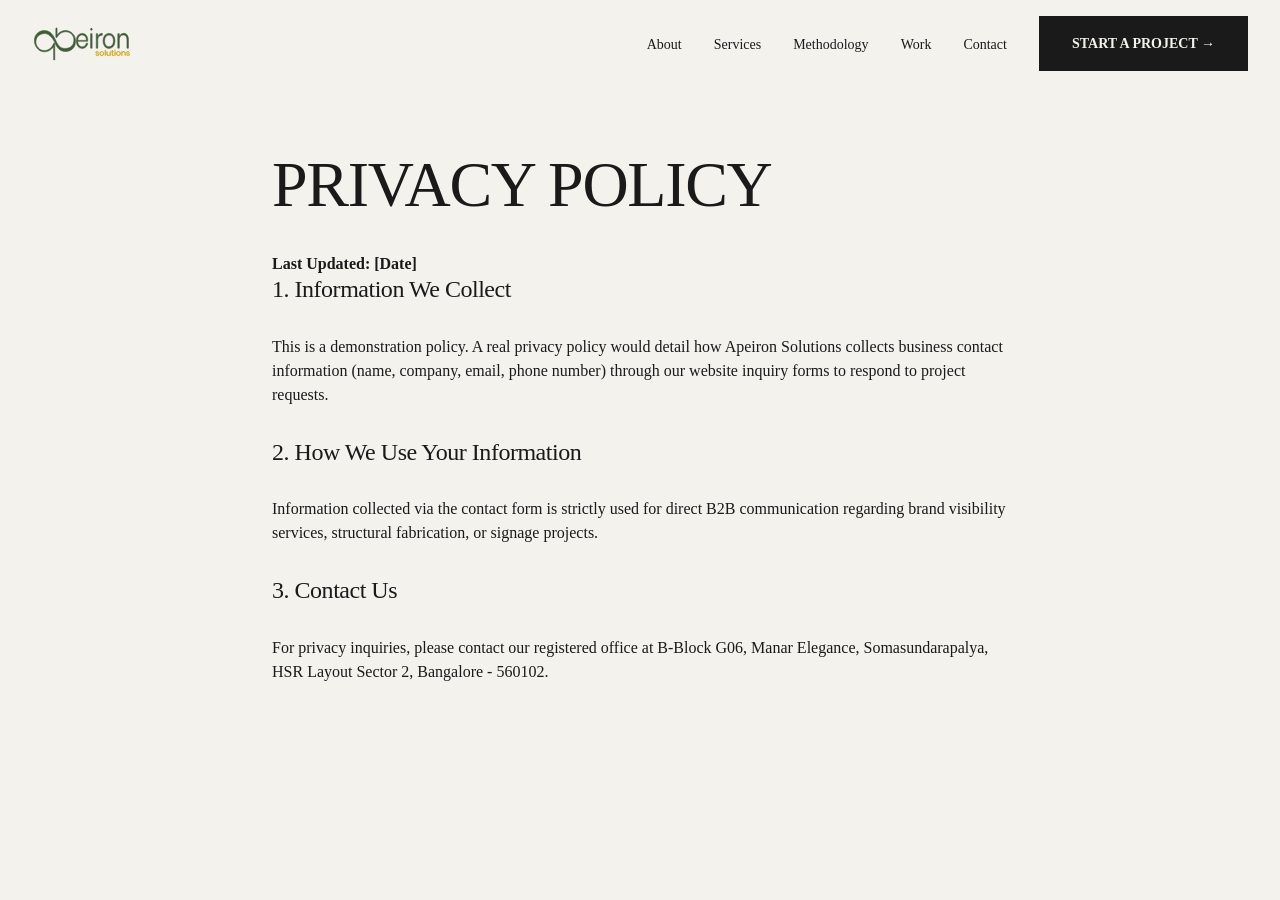
<file: privacy.html>
<!DOCTYPE html>
<html lang="en">

<head>
  <meta charset="UTF-8">
  <meta name="viewport" content="width=device-width, initial-scale=1.0">
  <title>Privacy Policy | Apeiron Solutions</title>
  <link rel="stylesheet" href="css/style.css">
  <link rel="stylesheet" href="css/responsive.css">
</head>

<body>
  <header class="site-header" id="header">
    <div class="container header-inner">
      <a href="index.html" class="logo">
                <!-- <span class="logo-text">APEIRON</span><br>
                <span class="logo-sub">SOLUTIONS</span> -->
                <img src="./assets/Apeiron Logo/svg.svg" alt="Apeiron Solutions Logo" width="200" height="50">
            </a>
      <button class="menu-toggle" aria-expanded="false" aria-controls="site-menu"><span
          class="hamburger"></span></button>
      <nav id="site-menu" class="site-nav">
        <ul class="nav-links">
          <li><a href="about.html">About</a></li>
          <li><a href="services.html">Services</a></li>
          <li><a href="methodology.html">Methodology</a></li>
          <li><a href="work.html">Work</a></li>
          <li><a href="contact.html">Contact</a></li>
        </ul>
        <a href="contact.html" class="btn btn-primary">Start a Project &rarr;</a>
      </nav>
    </div>
  </header>

  <main class="container section-padding" style="max-width: 800px; margin: 0 auto; padding-top: 150px;" id="privacySection">
    <h1 class="large-heading">PRIVACY POLICY</h1>
    <p class="mb-md"><strong>Last Updated: [Date]</strong></p>
    <div class="legal-content" style="display: grid; gap: var(--space-md);">
      <h2>1. Information We Collect</h2>
      <p>This is a demonstration policy. A real privacy policy would detail how Apeiron Solutions collects business
        contact information (name, company, email, phone number) through our website inquiry forms to respond to project
        requests.</p>

      <h2>2. How We Use Your Information</h2>
      <p>Information collected via the contact form is strictly used for direct B2B communication regarding brand
        visibility services, structural fabrication, or signage projects.</p>

      <h2>3. Contact Us</h2>
      <p>For privacy inquiries, please contact our registered office at B-Block G06, Manar Elegance, Somasundarapalya,
        HSR Layout Sector 2, Bangalore - 560102.</p>
    </div>
  </main>

  <script src="js/navigation.js"></script>
  <script src="js/animations.js"></script>
</body>

</html>
</file>
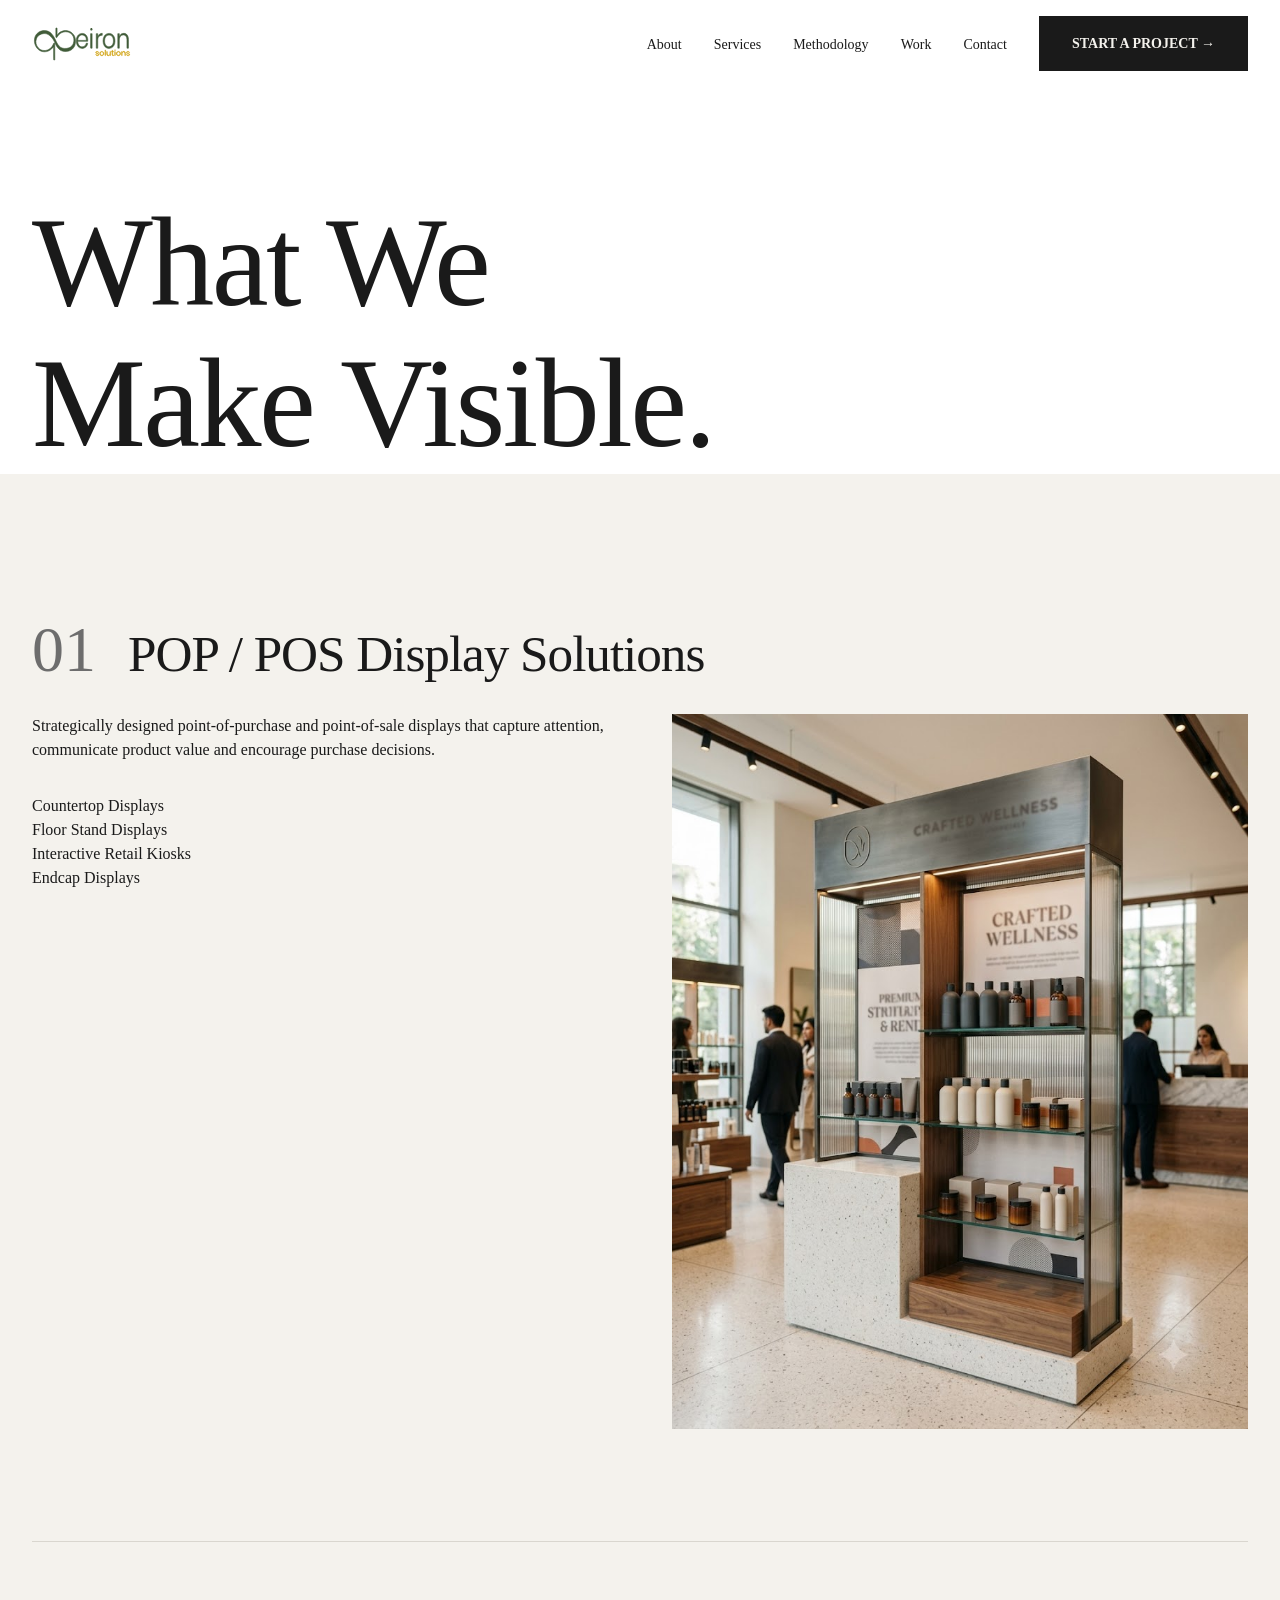
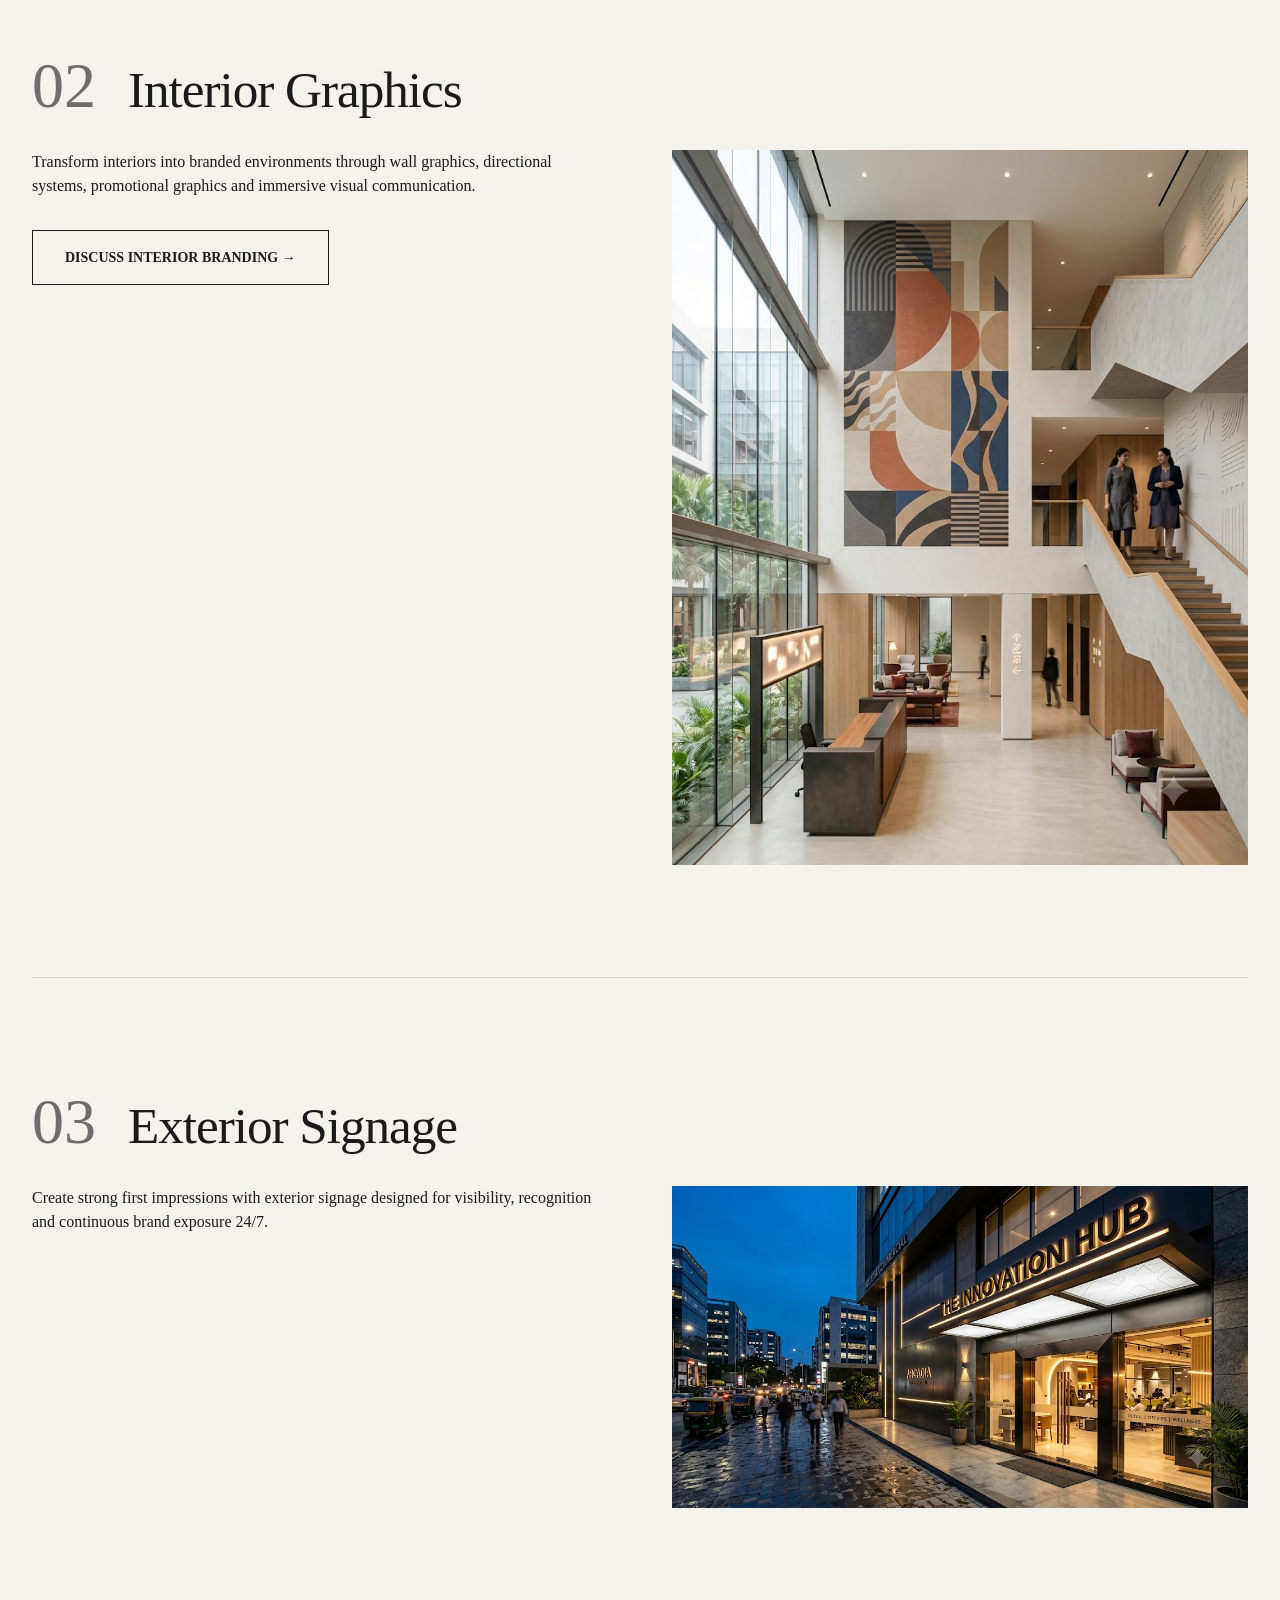
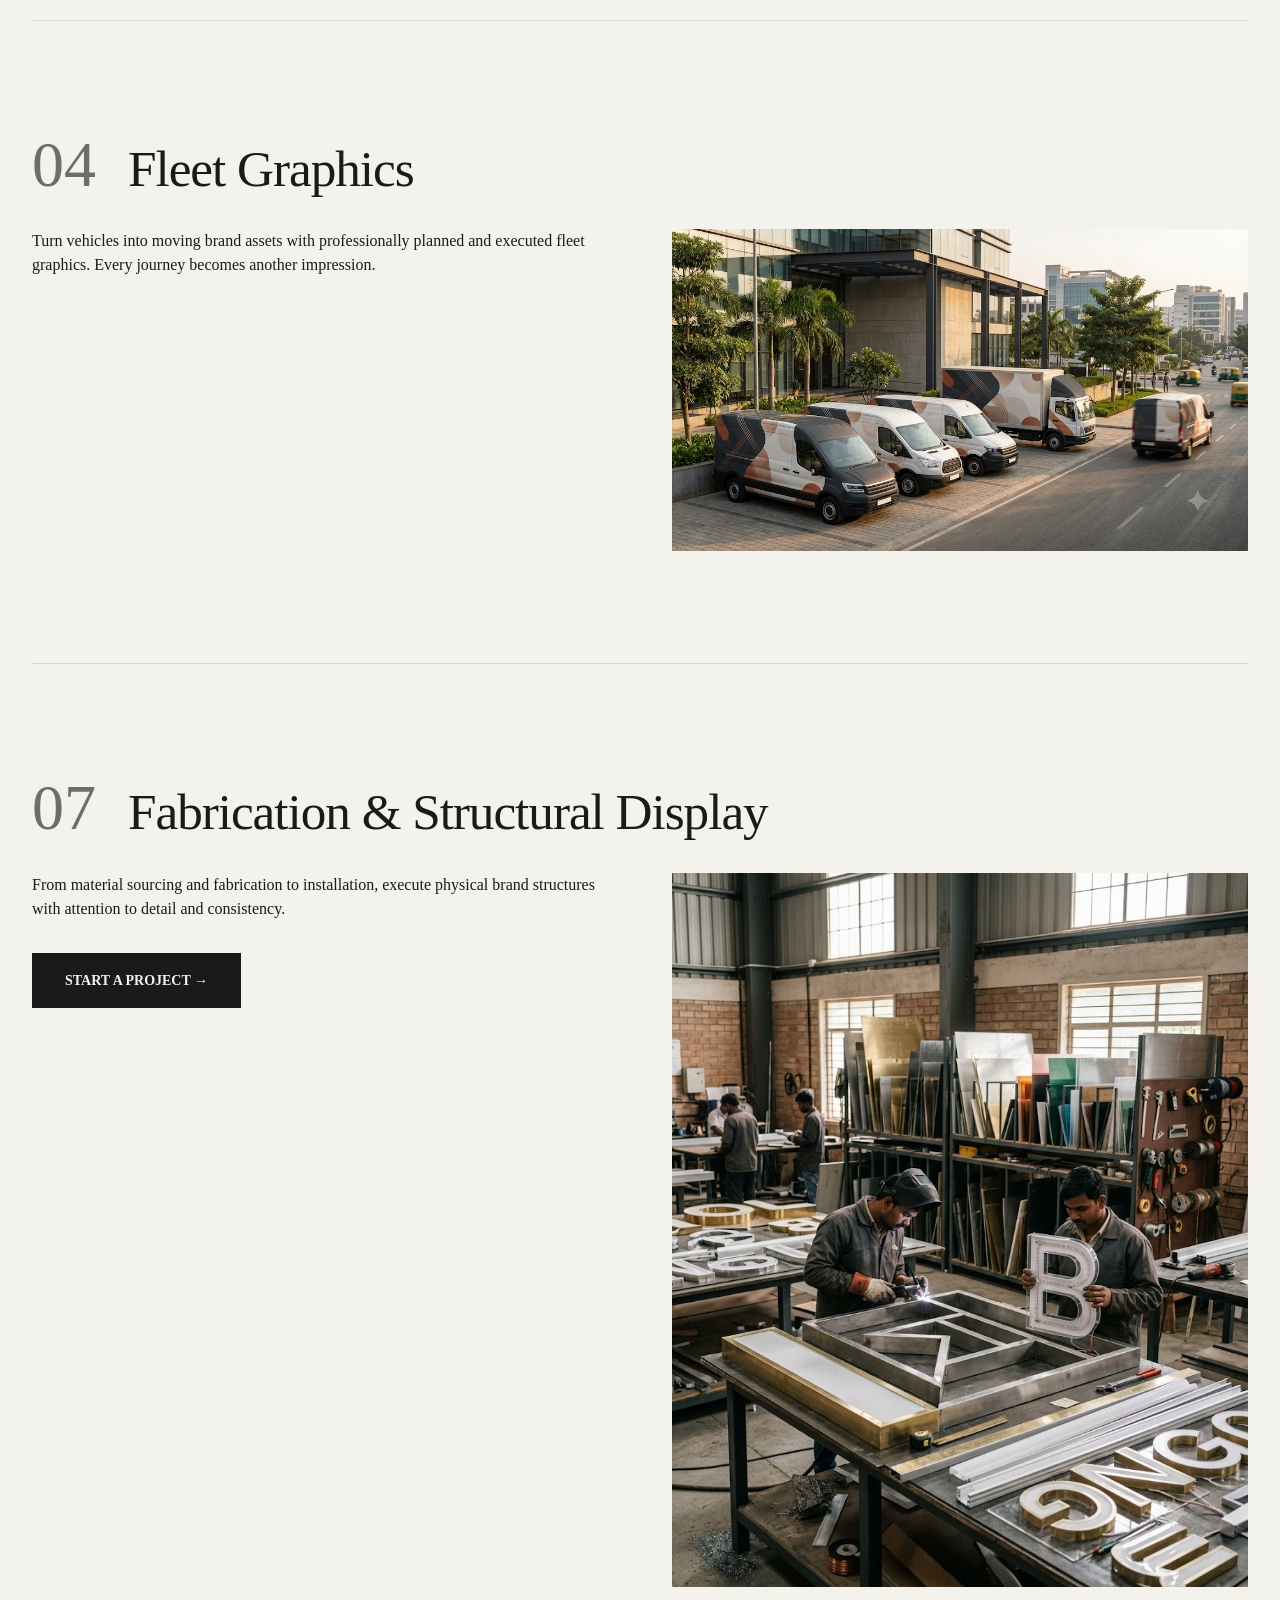
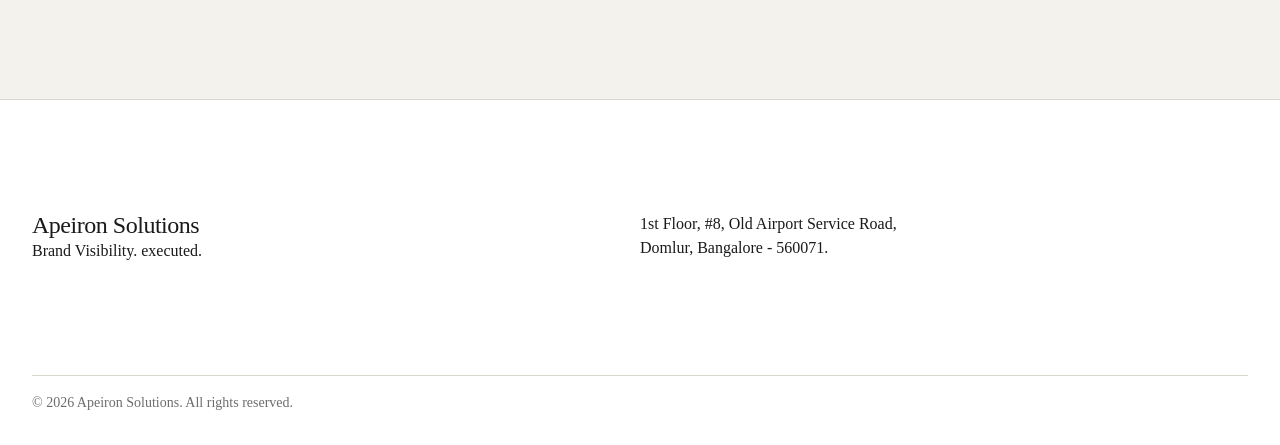
<file: services.html>
<!DOCTYPE html>
<html lang="en">

<head>
  <meta charset="UTF-8">
  <meta name="viewport" content="width=device-width, initial-scale=1.0">
  <title>Brand Visibility Services | Apeiron Solutions</title>
  <meta name="description"
    content="Explore our brand visibility capabilities including POP/POS, interior graphics, fleet graphics, OOH, and exterior signage.">
  <link rel="stylesheet" href="css/style.css">
  <link rel="stylesheet" href="css/responsive.css">
  <style>
    .service-detail {
      padding: var(--space-xl) 0;
      border-bottom: 1px solid var(--border);
    }

    .service-detail:last-of-type {
      border-bottom: none;
    }

    .service-header {
      display: flex;
      align-items: baseline;
      gap: var(--space-md);
      margin-bottom: var(--space-md);
    }

    .service-num {
      font-size: clamp(2rem, 5vw, 4rem);
      color: var(--muted);
      font-weight: 300;
      line-height: 1;
    }

    .service-title {
      font-size: clamp(2rem, 4vw, 3.5rem);
      margin: 0;
    }

    .service-body {
      display: grid;
      gap: var(--space-lg);
    }

    @media (min-width: 992px) {
      .service-body {
        grid-template-columns: 1fr 1fr;
      }
    }
  </style>
</head>

<body>
  <header class="site-header" id="header">
    <div class="container header-inner">
      <a href="index.html" class="logo">
                <!-- <span class="logo-text">APEIRON</span><br>
                <span class="logo-sub">SOLUTIONS</span> -->
                <img src="./assets/Apeiron Logo/svg.svg" alt="Apeiron Solutions Logo" width="200" height="50">
            </a>
      <button class="menu-toggle" aria-expanded="false" aria-controls="site-menu">
        <span class="hamburger"></span>
      </button>
      <nav id="site-menu" class="site-nav">
        <ul class="nav-links">
          <li><a href="about.html">About</a></li>
          <li><a href="services.html">Services</a></li>
          <li><a href="methodology.html">Methodology</a></li>
          <li><a href="work.html">Work</a></li>
          <li><a href="contact.html">Contact</a></li>
        </ul>
        <a href="contact.html" class="btn btn-primary">Start a Project &rarr;</a>
      </nav>
    </div>
  </header>

  <main>
    <section class="hero bg-surface">
      <div class="container fade-up">
        <h1 class="hero-title">What we<br>make visible.</h1>
      </div>
    </section>

    <section class="container">
      <article class="service-detail fade-up" id="pop-pos">
        <div class="service-header">
          <span class="service-num">01</span>
          <h2 class="service-title">POP / POS display solutions</h2>
        </div>
        <div class="service-body">
          <div class="service-text">
            <p class="mb-md">Strategically designed point-of-purchase and point-of-sale displays that capture attention,
              communicate product value and encourage purchase decisions.</p>
            <ul class="concept-list mt-md">
              <li>Countertop Displays</li>
              <li>Floor Stand Displays</li>
              <li>Interactive Retail Kiosks</li>
              <li>Endcap Displays</li>
            </ul>
          </div>
          <figure class="reveal-image">
            <img src="./assets/images/pop-pos-display2.jpeg" alt="Point of Sale displays" loading="lazy">
          </figure>
        </div>
      </article>

      <article class="service-detail fade-up" id="interior-graphics">
        <div class="service-header">
          <span class="service-num">02</span>
          <h2 class="service-title">Interior graphics</h2>
        </div>
        <div class="service-body">
          <div class="service-text">
            <p class="mb-md">Transform interiors into branded environments through wall graphics, directional systems,
              promotional graphics and immersive visual communication.</p>
            <a href="contact.html" class="btn btn-secondary mt-md">Discuss Interior Branding &rarr;</a>
          </div>
          <figure class="reveal-image">
            <img src="./assets/images/Interior-Graphics1.jpeg" alt="Branded interior environments" loading="lazy">
          </figure>
        </div>
      </article>

      <article class="service-detail fade-up" id="exterior-signage">
        <div class="service-header">
          <span class="service-num">03</span>
          <h2 class="service-title">Exterior signage</h2>
        </div>
        <div class="service-body">
          <div class="service-text">
            <p class="mb-md">Create strong first impressions with exterior signage designed for visibility, recognition
              and continuous brand exposure 24/7.</p>
          </div>
          <figure class="reveal-image">
            <img src="./assets/images/Exterior-Signage1.jpeg" alt="Exterior architectural signage" loading="lazy">
          </figure>
        </div>
      </article>

      <article class="service-detail fade-up" id="fleet-graphics">
        <div class="service-header">
          <span class="service-num">04</span>
          <h2 class="service-title">Fleet graphics</h2>
        </div>
        <div class="service-body">
          <div class="service-text">
            <p class="mb-md">Turn vehicles into moving brand assets with professionally planned and executed fleet
              graphics. Every journey becomes another impression.</p>
          </div>
          <figure class="reveal-image">
            <img src="./assets/images/Fleet-Graphics.jpeg" alt="Commercial fleet vehicle branding" loading="lazy">
          </figure>
        </div>
      </article>

      <article class="service-detail fade-up" id="fabrication">
        <div class="service-header">
          <span class="service-num">07</span>
          <h2 class="service-title">Fabrication & structural display</h2>
        </div>
        <div class="service-body">
          <div class="service-text">
            <p class="mb-md">From material sourcing and fabrication to installation, execute physical brand structures
              with attention to detail and consistency.</p>
            <a href="contact.html" class="btn btn-primary mt-md">Start a Project &rarr;</a>
          </div>
          <figure class="reveal-image">
            <img src="./assets/images/Fabrication&Structural-Display1.jpeg" alt="Signage fabrication process" loading="lazy">
          </figure>
        </div>
      </article>
    </section>
  </main>

  <footer class="site-footer">
    <!-- Footer Content matches index.html -->
    <div class="container">
      <div class="footer-grid">
        <div class="footer-brand">
          <h2>apeiron solutions</h2>
          <p>Brand Visibility. executed.</p>
        </div>
        <div class="footer-contact">
          <p>1st Floor, #8, Old Airport Service Road,<br>Domlur, Bangalore - 560071.</p>
        </div>
      </div>
      <div class="footer-bottom">
        <p>&copy; 2026 Apeiron Solutions. All rights reserved.</p>
      </div>
    </div>
  </footer>
  <script src="js/navigation.js"></script>
  <script src="js/animations.js"></script>
</body>

</html>
</file>
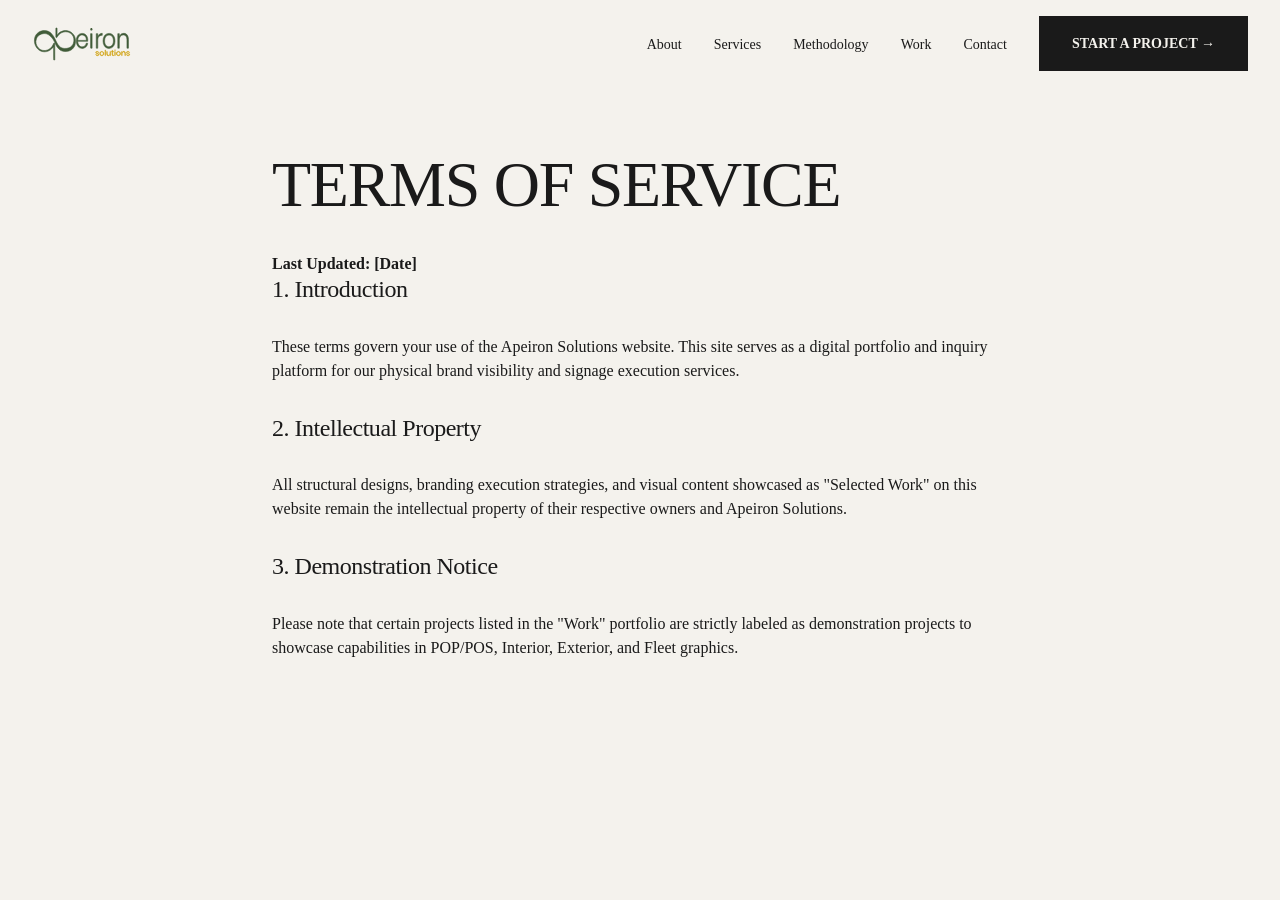
<file: terms.html>
<!DOCTYPE html>
<html lang="en">

<head>
  <meta charset="UTF-8">
  <meta name="viewport" content="width=device-width, initial-scale=1.0">
  <title>Terms of Service | Apeiron Solutions</title>
  <link rel="stylesheet" href="css/style.css">
  <link rel="stylesheet" href="css/responsive.css">
</head>

<body>
   <header class="site-header" id="header">
    <div class="container header-inner">
      <a href="index.html" class="logo">
                <!-- <span class="logo-text">APEIRON</span><br>
                <span class="logo-sub">SOLUTIONS</span> -->
                <img src="./assets/Apeiron Logo/svg.svg" alt="Apeiron Solutions Logo" width="200" height="50">
            </a>
      <button class="menu-toggle" aria-expanded="false" aria-controls="site-menu"><span
          class="hamburger"></span></button>
      <nav id="site-menu" class="site-nav">
        <ul class="nav-links">
          <li><a href="about.html">About</a></li>
          <li><a href="services.html">Services</a></li>
          <li><a href="methodology.html">Methodology</a></li>
          <li><a href="work.html">Work</a></li>
          <li><a href="contact.html">Contact</a></li>
        </ul>
        <a href="contact.html" class="btn btn-primary">Start a Project &rarr;</a>
      </nav>
    </div>
  </header>
  
  <main class="container section-padding" style="max-width: 800px; margin: 0 auto; padding-top: 150px;" id="termsSection">
    <h1 class="large-heading">TERMS OF SERVICE</h1>
    <p class="mb-md"><strong>Last Updated: [Date]</strong></p>
    <div class="legal-content" style="display: grid; gap: var(--space-md);">
      <h2>1. Introduction</h2>
      <p>These terms govern your use of the Apeiron Solutions website. This site serves as a digital portfolio and
        inquiry platform for our physical brand visibility and signage execution services.</p>

      <h2>2. Intellectual Property</h2>
      <p>All structural designs, branding execution strategies, and visual content showcased as "Selected Work" on this
        website remain the intellectual property of their respective owners and Apeiron Solutions.</p>

      <h2>3. Demonstration Notice</h2>
      <p>Please note that certain projects listed in the "Work" portfolio are strictly labeled as demonstration projects
        to showcase capabilities in POP/POS, Interior, Exterior, and Fleet graphics.</p>
    </div>
  </main>

  <script src="js/navigation.js"></script>
  <script src="js/animations.js"></script>
</body>

</html>
</file>
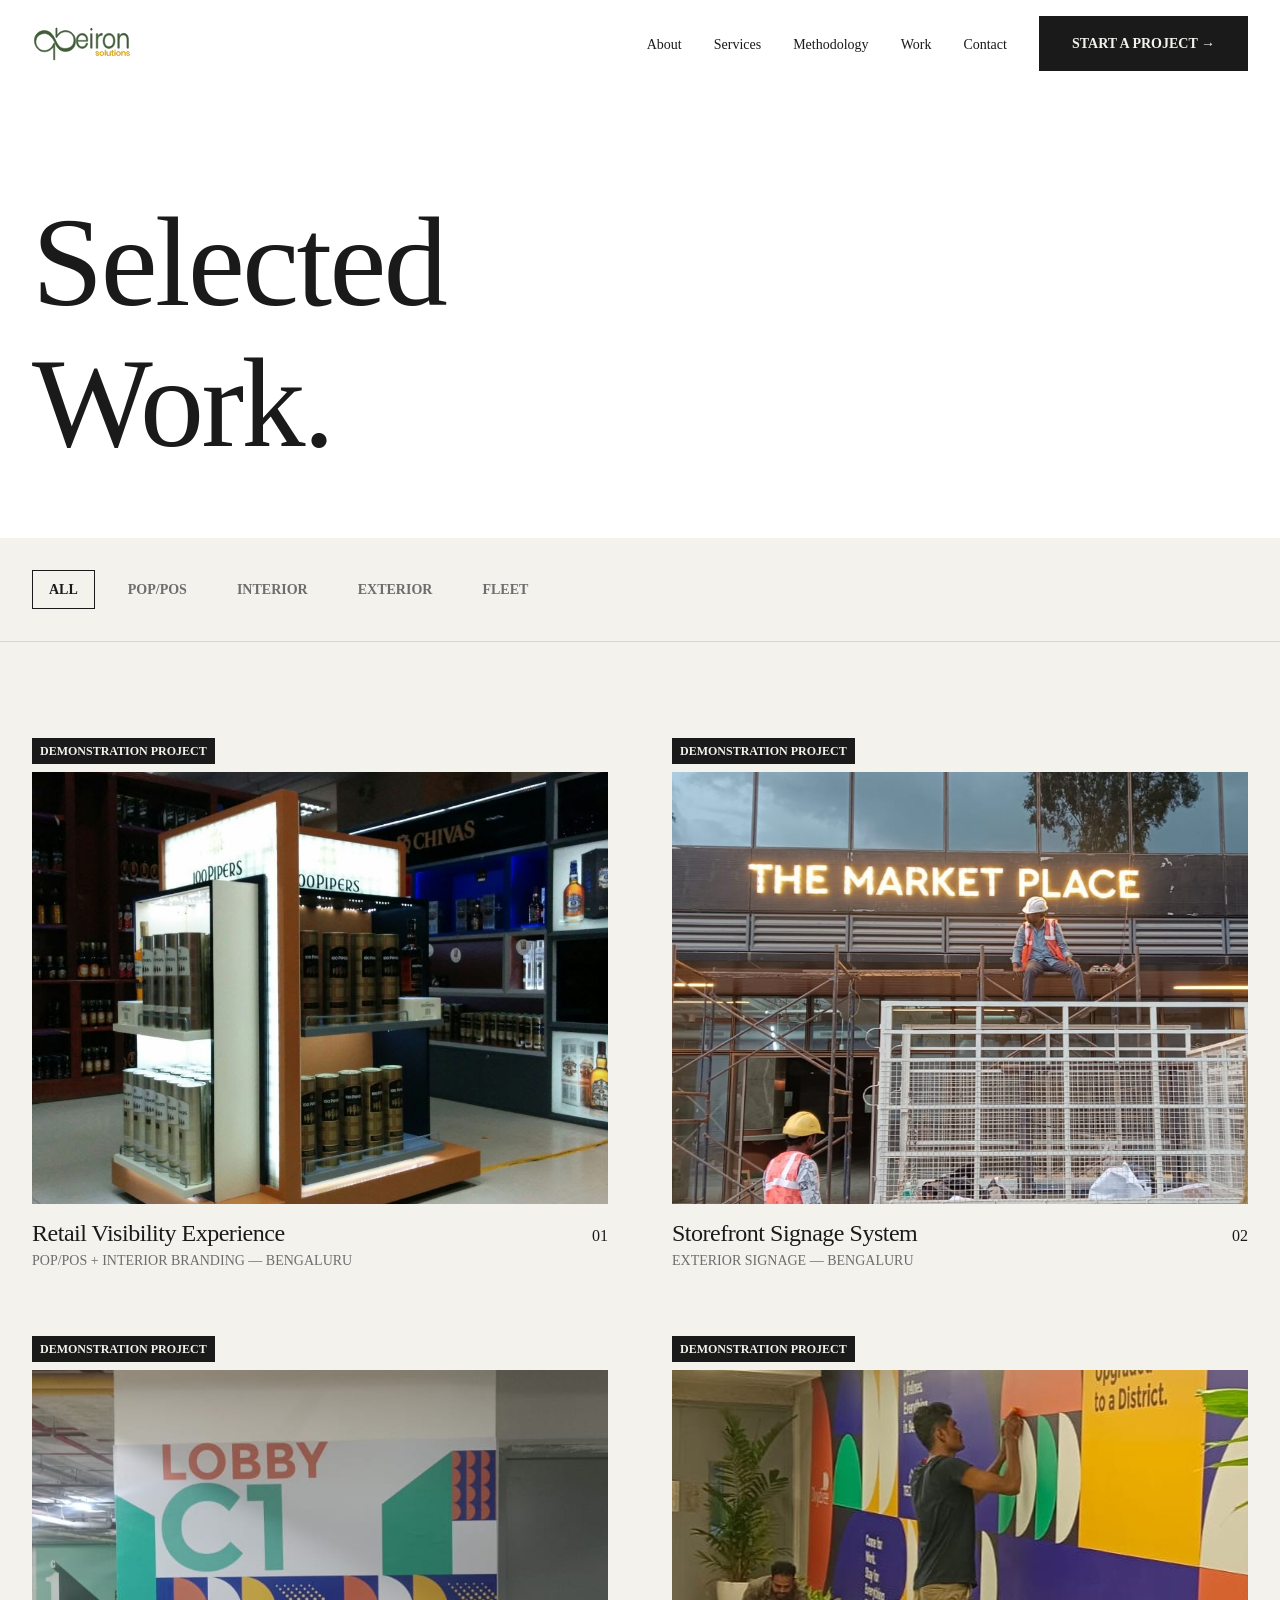
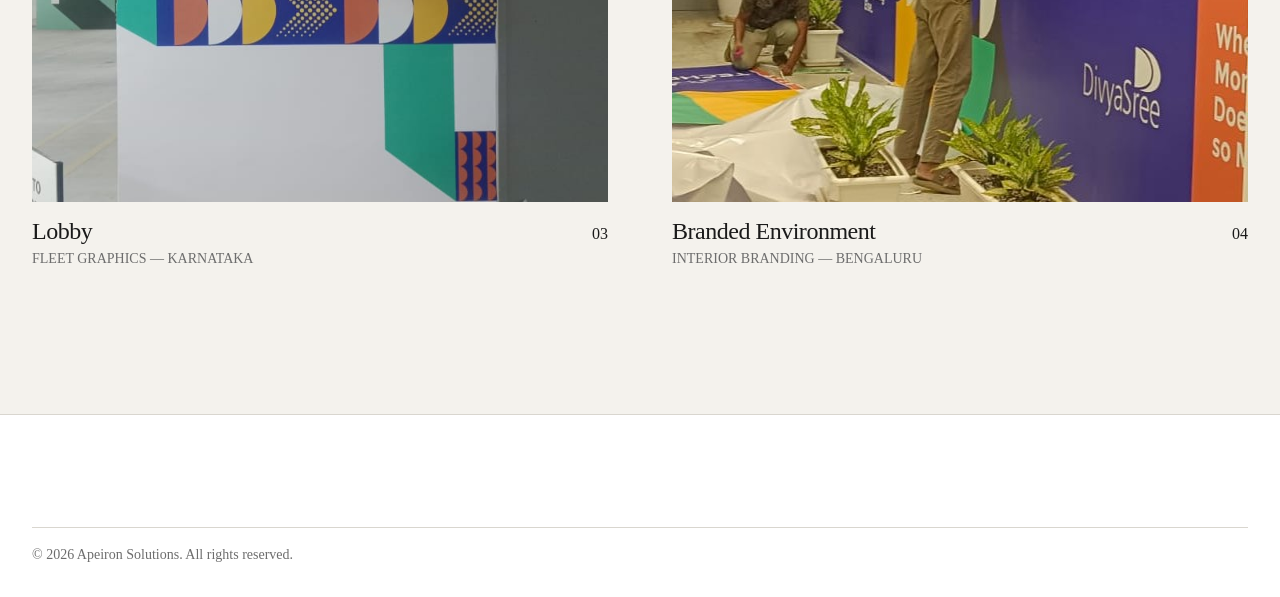
<file: work.html>
<!DOCTYPE html>
<html lang="en">

<head>
  <meta charset="UTF-8">
  <meta name="viewport" content="width=device-width, initial-scale=1.0">
  <title>Selected Work | Apeiron Solutions</title>
  <link rel="stylesheet" href="css/style.css">
  <link rel="stylesheet" href="css/responsive.css">
  <style>
    .filter-nav {
      display: flex;
      flex-wrap: wrap;
      gap: var(--space-sm);
      margin-bottom: var(--space-lg);
      padding-bottom: var(--space-md);
      border-bottom: 1px solid var(--border);
    }

    .filter-btn {
      padding: 0.5rem 1rem;
      border: 1px solid transparent;
      background: transparent;
      color: var(--muted);
      text-transform: uppercase;
      font-size: 0.875rem;
      font-weight: 600;
    }

    .filter-btn.active,
    .filter-btn:hover {
      color: var(--text);
      border-color: var(--text);
    }

    .projects-grid {
      display: grid;
      gap: var(--space-lg);
    }

    .project-item {
      transition: opacity 0.3s ease;
    }

    .project-image {
      width: 100%;
      aspect-ratio: 4/3;
      object-fit: cover;
      margin-bottom: var(--space-sm);
      background: var(--border);
    }

    .project-meta {
      display: flex;
      justify-content: space-between;
      align-items: baseline;
    }

    .project-title {
      font-size: 1.5rem;
    }

    .project-category {
      color: var(--muted);
      font-size: 0.875rem;
      text-transform: uppercase;
    }

    .demo-label {
      display: inline-block;
      background: var(--text);
      color: var(--bg);
      padding: 0.25rem 0.5rem;
      font-size: 0.75rem;
      font-weight: 700;
      margin-bottom: var(--space-xs);
      text-transform: uppercase;
    }

    @media (min-width: 768px) {
      .projects-grid {
        grid-template-columns: repeat(2, 1fr);
      }
    }
  </style>
</head>

<body>
  <header class="site-header" id="header">
    <div class="container header-inner">
      <a href="index.html" class="logo">
                <!-- <span class="logo-text">APEIRON</span><br>
                <span class="logo-sub">SOLUTIONS</span> -->
                <img src="./assets/Apeiron Logo/svg.svg" alt="Apeiron Solutions Logo" width="200" height="50">
            </a>
      <button class="menu-toggle" aria-expanded="false" aria-controls="site-menu"><span
          class="hamburger"></span></button>
      <nav id="site-menu" class="site-nav">
        <ul class="nav-links">
          <li><a href="about.html">About</a></li>
          <li><a href="services.html">Services</a></li>
          <li><a href="methodology.html">Methodology</a></li>
          <li><a href="work.html">Work</a></li>
          <li><a href="contact.html">Contact</a></li>
        </ul>
        <a href="contact.html" class="btn btn-primary">Start a Project &rarr;</a>
      </nav>
    </div>
  </header>

  <main>
    <section id="workSection" class="hero bg-surface" style="padding-bottom: var(--space-md);">
      <div class="container fade-up">
        <h1 class="hero-title">Selected <br>work.</h1>
      </div>
    </section>

    <section class="container section-padding" style="padding-top: 0;">
      <div class="filter-nav fade-up">
        <button class="filter-btn active" data-filter="all">All</button>
        <button class="filter-btn" data-filter="pop">POP/POS</button>
        <button class="filter-btn" data-filter="interior">Interior</button>
        <button class="filter-btn" data-filter="exterior">Exterior</button>
        <button class="filter-btn" data-filter="fleet">Fleet</button>
      </div>

      <div class="projects-grid">
        <article class="project-item fade-up" data-category="pop">
          <span class="demo-label">Demonstration Project</span>
          <img src="./assets/images/img5.jpeg" alt="Retail Visibility Experience" class="project-image"
            loading="lazy">
          <div class="project-meta">
            <h2 class="project-title">Retail Visibility Experience</h2>
            <span class="project-number">01</span>
          </div>
          <span class="project-category">POP/POS + Interior Branding &mdash; Bengaluru</span>
        </article>

        <article class="project-item fade-up" data-category="exterior">
          <span class="demo-label">Demonstration Project</span>
          <img src="./assets/images/img20.jpeg" alt="Storefront Signage System" class="project-image" loading="lazy">
          <div class="project-meta">
            <h2 class="project-title">Storefront Signage System</h2>
            <span class="project-number">02</span>
          </div>
          <span class="project-category">Exterior Signage &mdash; Bengaluru</span>
        </article>

        <article class="project-item fade-up" data-category="fleet">
          <span class="demo-label">Demonstration Project</span>
          <img src="./assets/images/img13.jpeg" alt="Mobile Brand Presence" class="project-image" loading="lazy">
          <div class="project-meta">
            <h2 class="project-title">Lobby</h2>
            <span class="project-number">03</span>
          </div>
          <span class="project-category">Fleet Graphics &mdash; Karnataka</span>
        </article>

        <article class="project-item fade-up" data-category="interior">
          <span class="demo-label">Demonstration Project</span>
          <img src="./assets/images/brand.jpeg" alt="Branded Environment" class="project-image" loading="lazy">
          <div class="project-meta">
            <h2 class="project-title">Branded Environment</h2>
            <span class="project-number">04</span>
          </div>
          <span class="project-category">Interior Branding &mdash; Bengaluru</span>
        </article>
      </div>
    </section>
  </main>

  <footer class="site-footer">
    <!-- Standard Footer -->
    <div class="container">
      <div class="footer-bottom">
        <p>&copy; 2026 Apeiron Solutions. All rights reserved.</p>
      </div>
    </div>
  </footer>
  <script src="js/navigation.js"></script>
  <script src="js/animations.js"></script>
  <script src="js/main.js"></script>
</body>

</html>
</file>
<file: css/style.css>
/* 1. CSS Variables */
:root {
  --bg: #f4f2ed;
  --surface: #ffffff;
  --dark: #111111;
  --text: #1a1a1a;
  --muted: #6d6d6d;
  --border: #d9d6cf;
  --accent: #c76a3c;

  --container: 1400px;

  --space-xs: 0.5rem;
  --space-sm: 1rem;
  --space-md: 2rem;
  --space-lg: 4rem;
  --space-xl: 7rem;

  --radius: 0;
  --transition: 300ms ease;

  /* Typography Scale */
  --font-base: "DM Sans", sans-serif
  --text-base: clamp(1rem, 1.2vw, 1.125rem);
  --text-large: clamp(2rem, 5vw, 4rem);
  --text-huge: clamp(3rem, 10vw, 9rem);
}

/* 2. Reset */
*,
*::before,
*::after {
  box-sizing: border-box;
  margin: 0;
  padding: 0;
}

html {
  scroll-behavior: smooth;
}

body {
  font-family: var(--font-base);
  background-color: var(--bg);
  color: var(--text);
  font-size: var(--text-base);
  line-height: 1.5;
  overflow-x: hidden;
  -webkit-font-smoothing: antialiased;
}

img,
picture,
video,
canvas,
svg {
  display: block;
  max-width: 100%;
  height: auto;
}

a {
  color: inherit;
  text-decoration: none;
  transition: var(--transition);
}

ul,
ol {
  list-style: none;
}

button {
  background: none;
  border: none;
  cursor: pointer;
  font: inherit;
}

/* 3. Typography */
h1,
h2,
h3,
h4 {
  font-weight: 500;
  line-height: 1.1;
  letter-spacing: -0.02em;
  text-transform: capitalize;
}

.hero-title {
  font-size: var(--text-huge);
  margin-bottom: var(--space-md);
  font-size: clamp(3rem, 10vw, 9rem);
  text-transform: capitalize;
}

.large-heading {
  font-size: var(--text-large);
  margin-bottom: var(--space-md);
  text-transform: capitalize;
}

.huge-text {
  font-size: clamp(2rem, 6vw, 5rem);
}

.section-heading {
  font-size: clamp(1.5rem, 3vw, 2.5rem);
  margin-bottom: var(--space-lg);
  border-bottom: 1px solid var(--border);
  padding-bottom: var(--space-sm);
}

.eyebrow {
  font-size: 0.875rem;
  font-weight: 600;
  letter-spacing: 0.05em;
  display: block;
  margin-bottom: var(--space-sm);
  color: var(--muted);
}

/* 4. Layout & Container */
.container {
  width: 100%;
  max-width: var(--container);
  margin: 0 auto;
  padding: 0 var(--space-md);
}

.section-padding {
  padding: var(--space-xl) 0;
}

.grid-layout {
  display: grid;
  grid-template-columns: 1fr;
  gap: var(--space-lg);
}

.mt-md {
  margin-top: var(--space-md);
}

.bg-surface {
  background-color: var(--surface);
}

.bg-dark {
  background-color: var(--dark);
  color: var(--bg);
}

/* 5. Header & Navigation */
.site-header {
  position: fixed;
  top: 0;
  left: 0;
  width: 100%;
  z-index: 100;
  padding: var(--space-sm) 0;
  transition: background-color var(--transition), border-bottom var(--transition);
}

.site-header.scrolled {
  background-color: var(--bg);
  border-bottom: 1px solid var(--border);
}

.header-inner {
  display: flex;
  justify-content: space-between;
  align-items: center;
}

.logo {
  max-width: 100px;
}
.logo img{
  width: 100%;
  height: auto;
}


.site-nav {
  display: none;
}

.menu-toggle {
  width: 40px;
  height: 40px;
  display: flex;
  align-items: center;
  justify-content: center;
  z-index: 101;
}

.hamburger,
.hamburger::before,
.hamburger::after {
  display: block;
  width: 24px;
  height: 2px;
  background: var(--text);
  position: relative;
  transition: var(--transition);
}

.hamburger::before {
  content: '';
  position: absolute;
  top: -6px;
  left: 0;
}

.hamburger::after {
  content: '';
  position: absolute;
  bottom: -6px;
  left: 0;
}

.menu-open .hamburger {
  background: transparent;
}

.menu-open .hamburger::before {
  transform: rotate(45deg);
  top: 0;
}

.menu-open .hamburger::after {
  transform: rotate(-45deg);
  bottom: 0;
}

/* Mobile Menu Fullscreen */
.site-nav.is-active {
  display: flex;
  flex-direction: column;
  position: fixed;
  top: 0;
  left: 0;
  width: 100%;
  height: 100vh;
  background: var(--bg);
  padding: var(--space-xl) var(--space-md);
  z-index: 99;
  justify-content: space-between;
}

.nav-links li {
  margin-bottom: var(--space-md);
}

.nav-links a {
  font-size: 1.5rem;
  font-weight: 500;
  text-transform: uppercase;
}

/* 6. Buttons */
.btn {
  display: inline-flex;
  align-items: center;
  justify-content: center;
  padding: 1rem 2rem;
  font-weight: 600;
  text-transform: uppercase;
  font-size: 0.875rem;
  border: 1px solid var(--text);
  transition: var(--transition);
  cursor: pointer;
}

.btn-primary {
  background: var(--text);
  color: var(--bg);
}

.btn-primary:hover {
  background: transparent;
  color: var(--text);
}

.btn-primary.inverse {
  background: var(--bg);
  color: var(--dark);
  border-color: var(--bg);
}

.btn-primary.inverse:hover {
  background: transparent;
  color: var(--bg);
}

.btn-secondary {
  background: transparent;
  color: var(--text);
}

.btn-secondary:hover {
  background: var(--text);
  color: var(--bg);
}

/* 7. Specific Sections */
.hero {
  padding-top: calc(var(--space-xl) + 80px);
}

.hero-actions {
  display: flex;
  flex-direction: column;
  gap: var(--space-sm);
  margin-top: var(--space-md);
}

.hero-visual {
  margin-top: var(--space-lg);
  width: 100%;
  aspect-ratio: 16/9;
  overflow: hidden;
  background: var(--border);
}

.hero-visual img {
  width: 100%;
  height: 100%;
  object-fit: cover;
}

.service-item {
  display: flex;
  flex-direction: column;
  padding: var(--space-md) 0;
  border-bottom: 1px solid var(--border);
  cursor: pointer;
}

.service-number {
  font-size: 1.5rem;
  color: var(--muted);
  margin-bottom: var(--space-xs);
}

.service-arrow {
  margin-top: var(--space-sm);
  transition: transform var(--transition);
}

.service-item:hover .service-arrow {
  transform: translateX(10px);
}

.methodology-steps {
  display: grid;
  gap: var(--space-lg);
}

.step-num {
  display: block;
  font-size: 3rem;
  color: var(--accent);
  font-weight: 700;
  margin-bottom: var(--space-xs);
  line-height: 1;
}

.quote-section {
  padding: var(--space-xl) 0;
  background: var(--surface);
  display: flex;
  flex-direction: column;
  justify-content: center;
  min-height: 60vh;
}

.huge-quote {
  font-size: clamp(2rem, 5vw, 4rem);
  font-weight: 700;
  max-width: 1000px;
  margin: 0 auto var(--space-md);
  line-height: 1.2;
  text-transform: capitalize;
}

.final-cta {
  position: relative;
  overflow: hidden;
  min-height: 80vh;
  display: flex;
  align-items: center;
}

.final-cta .container {
  position: relative;
  z-index: 2;
}

.cta-bg {
  position: absolute;
  inset: 0;
  z-index: 1;
  opacity: 0.2;
}

.cta-bg img {
  width: 100%;
  height: 100%;
  object-fit: cover;
}

/* 8. Footer */
.site-footer {
  padding: var(--space-xl) 0 var(--space-md);
  background: var(--surface);
  border-top: 1px solid var(--border);
}

.footer-grid {
  display: grid;
  gap: var(--space-lg);
  margin-bottom: var(--space-xl);
}

.footer-bottom {
  display: flex;
  flex-direction: column;
  gap: var(--space-sm);
  border-top: 1px solid var(--border);
  padding-top: var(--space-sm);
  font-size: 0.875rem;
  color: var(--muted);
}

/* 9. Utility & Animation States */
.fade-up {
  opacity: 0;
  transform: translateY(30px);
  transition: opacity 0.8s ease, transform 0.8s ease;
}

.fade-up.is-visible {
  opacity: 1;
  transform: translateY(0);
}

.reveal-image {
  position: relative;
  overflow: hidden;
}

.reveal-image::after {
  content: '';
  position: absolute;
  inset: 0;
  background: var(--bg);
  transition: transform 1s cubic-bezier(0.77, 0, 0.175, 1);
  transform-origin: top;
}

.reveal-image.is-visible::after {
  transform: scaleY(0);
}

.timeline-step{
  padding: var(--space-md);
}

.projects-grid, .filter-nav{
  padding: var(--space-md);
}
.contact-info, .contact-form{
  padding: var(--space-md);
}
#enquiry-form label{
  text-transform: capitalize;
}

#privacySection, #termsSection {
  padding: var(--space-md);
}

/* Reduced Motion */
@media (prefers-reduced-motion: reduce) {
  * {
    animation-duration: 0.01ms !important;
    transition-duration: 0.01ms !important;
    scroll-behavior: auto !important;
  }

  .fade-up {
    opacity: 1;
    transform: none;
  }

  .reveal-image::after {
    display: none;
  }
}
</file>
<file: css/responsive.css>
/* Tablet & Small Desktop */
@media (min-width: 768px) {
  .hero-actions {
    flex-direction: row;
  }

  .grid-layout {
    grid-template-columns: 1fr 1fr;
  }

  .service-item {
    flex-direction: row;
    align-items: flex-start;
    justify-content: space-between;
  }

  .service-number {
    width: 10%;
    margin-bottom: 0;
  }

  .service-content {
    width: 70%;
  }

  .service-arrow {
    width: 10%;
    text-align: right;
    margin-top: 0;
  }

  .methodology-steps {
    grid-template-columns: repeat(2, 1fr);
  }

  .footer-grid {
    grid-template-columns: 2fr 1fr 1fr;
  }

  .footer-bottom {
    flex-direction: row;
    justify-content: space-between;
  }
}

/* Large Desktop */
@media (min-width: 1024px) {
  .menu-toggle {
    display: none;
  }

  .site-nav {
    display: flex;
    align-items: center;
    gap: var(--space-md);
  }

  .nav-links {
    display: flex;
    gap: var(--space-md);
  }

  .nav-links a {
    font-size: 0.875rem;
    font-weight: 500;
    text-transform: capitalize;
  }

  .nav-links li {
    margin-bottom: 0;
  }

  .methodology-steps {
    grid-template-columns: repeat(4, 1fr);
  }

  .split-section {
    padding: var(--space-xl) 0;
  }

  .statement-copy {
    max-width: 60%;
    margin-left: auto;
    margin-top: var(--space-md);
    font-size: 1.5rem;
  }
}
</file>
